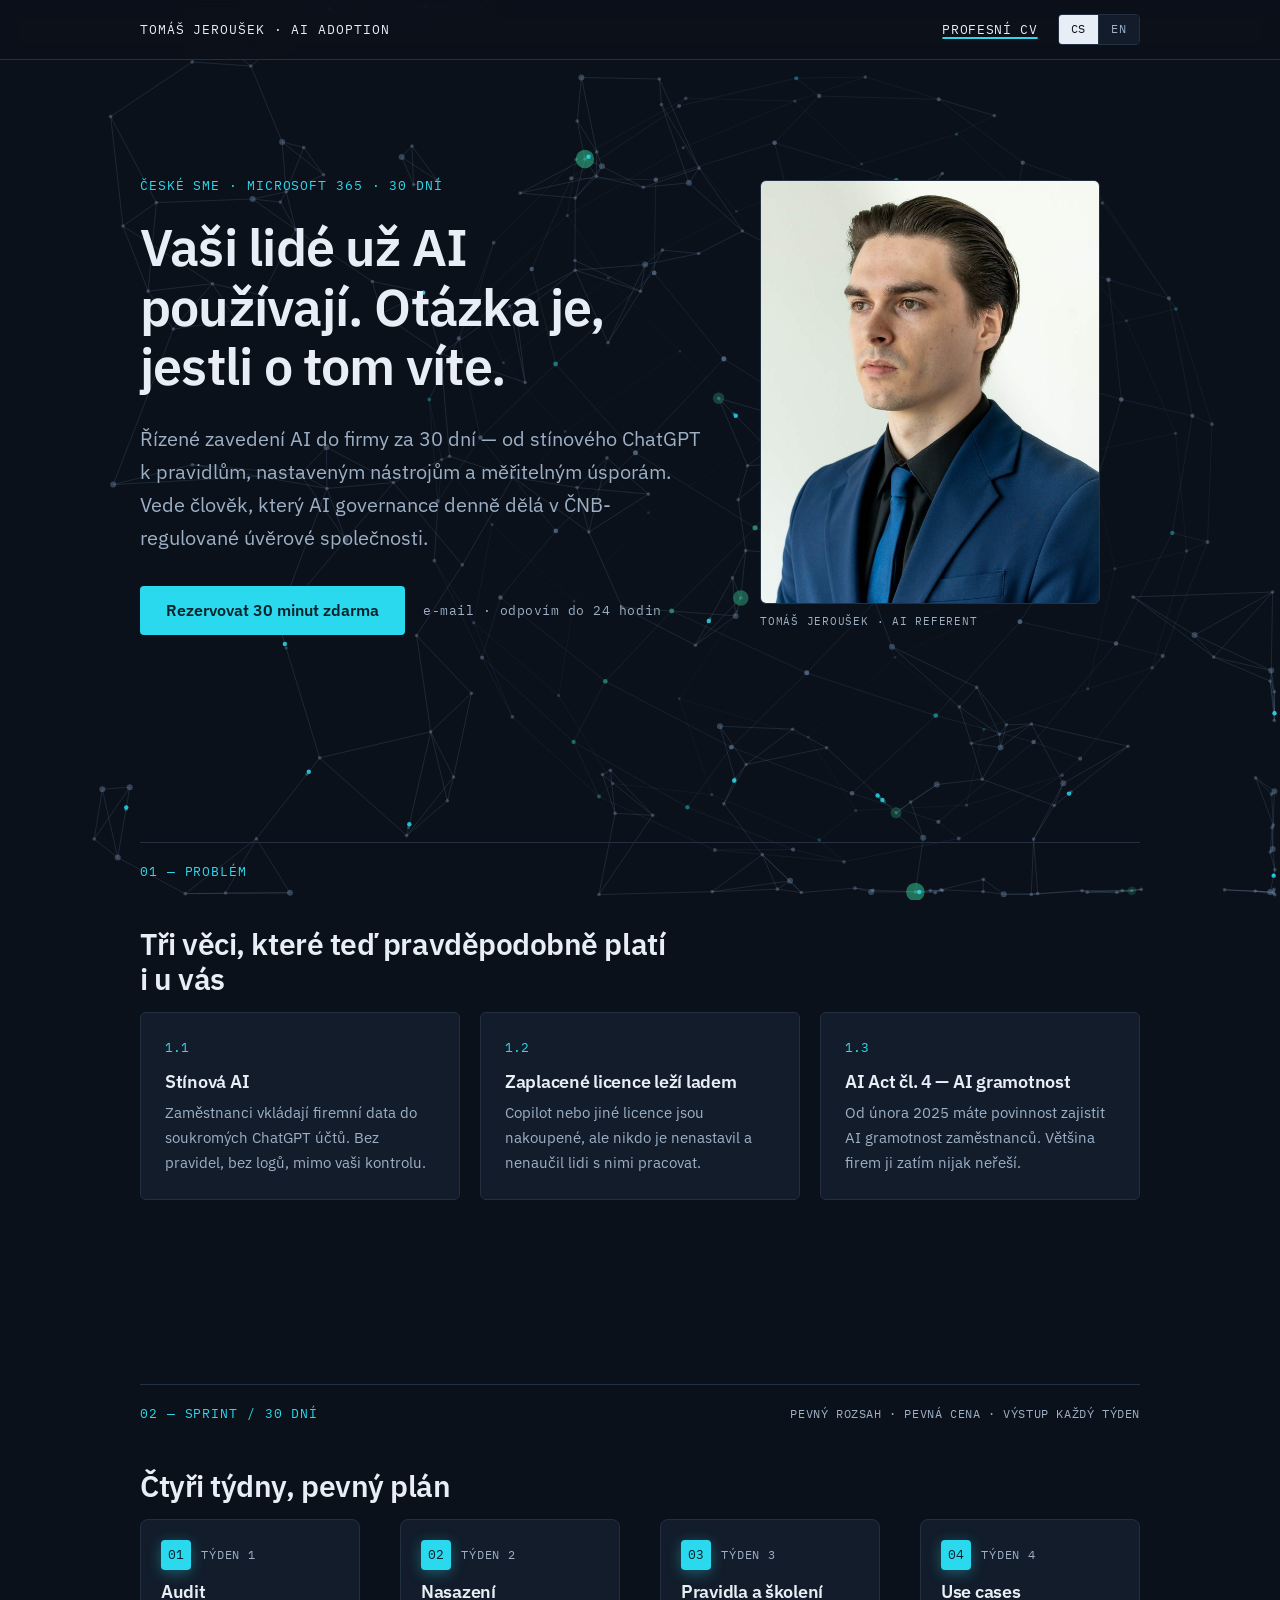
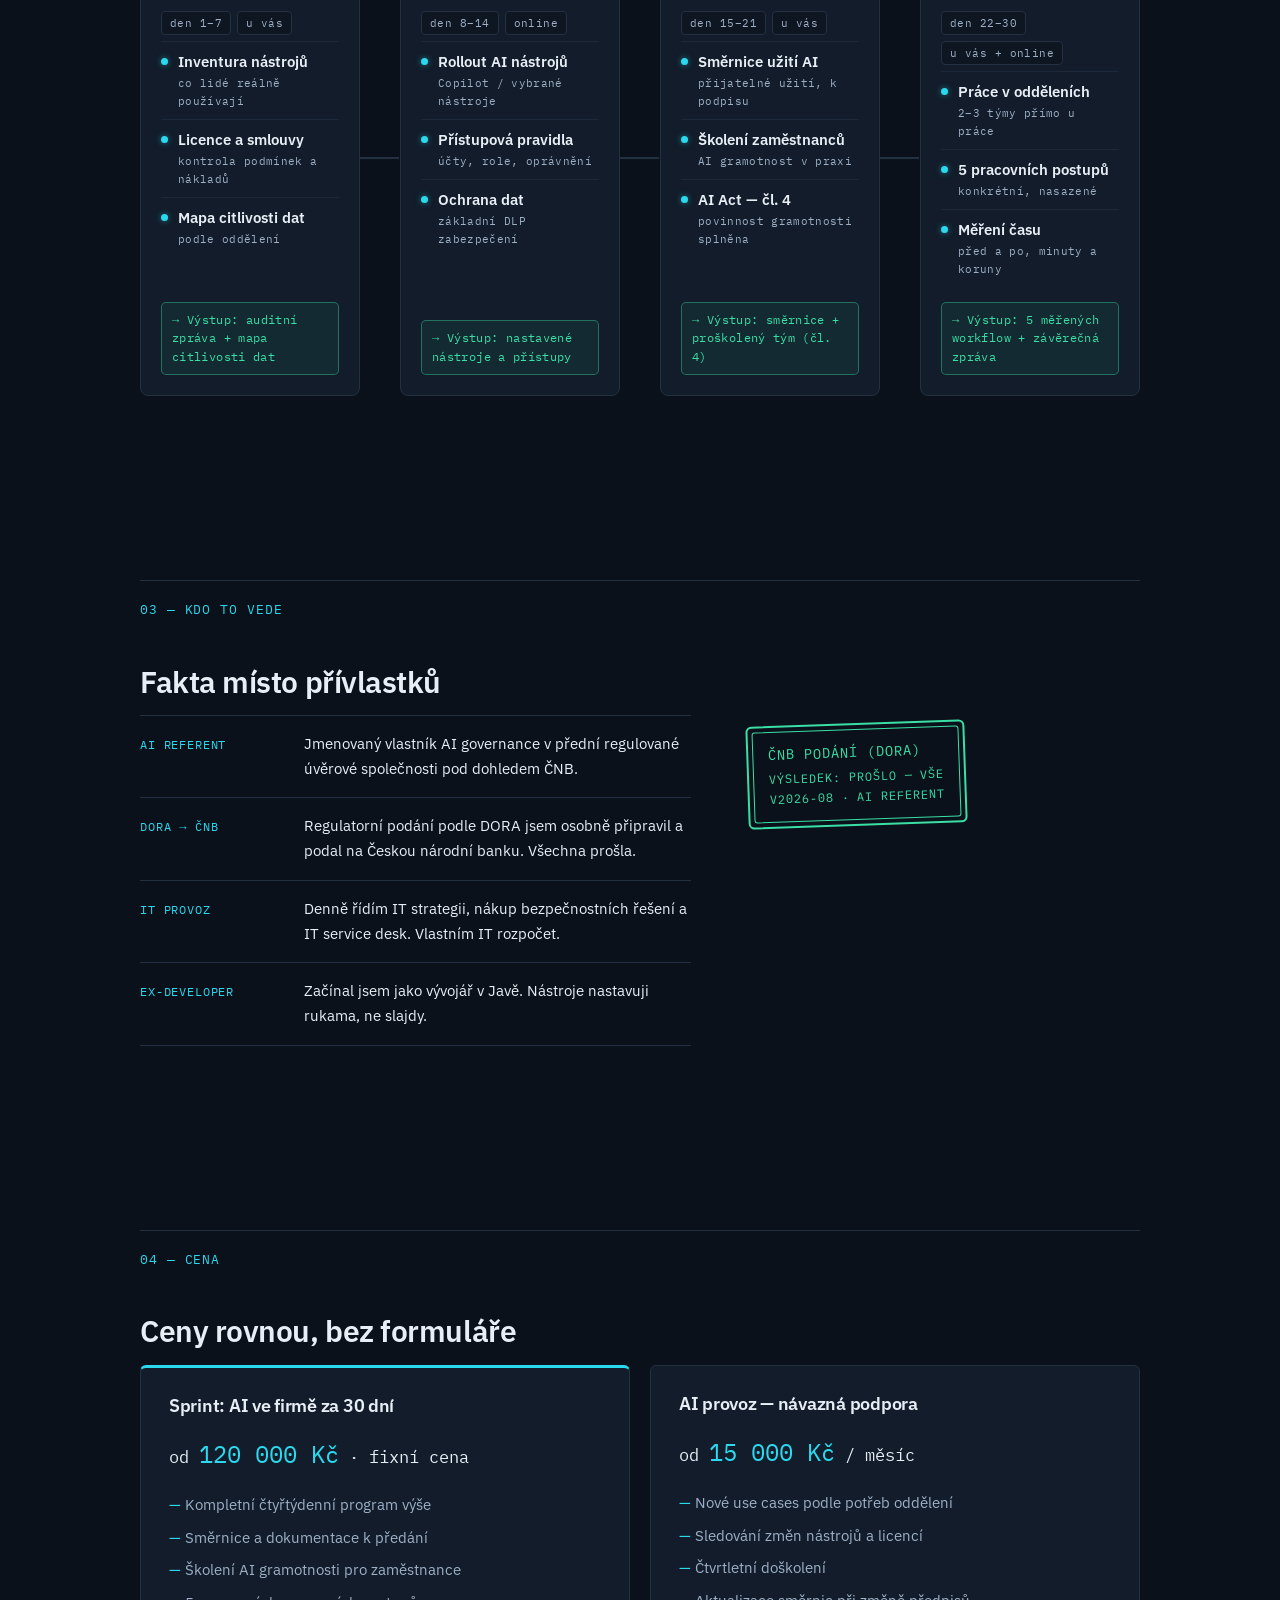
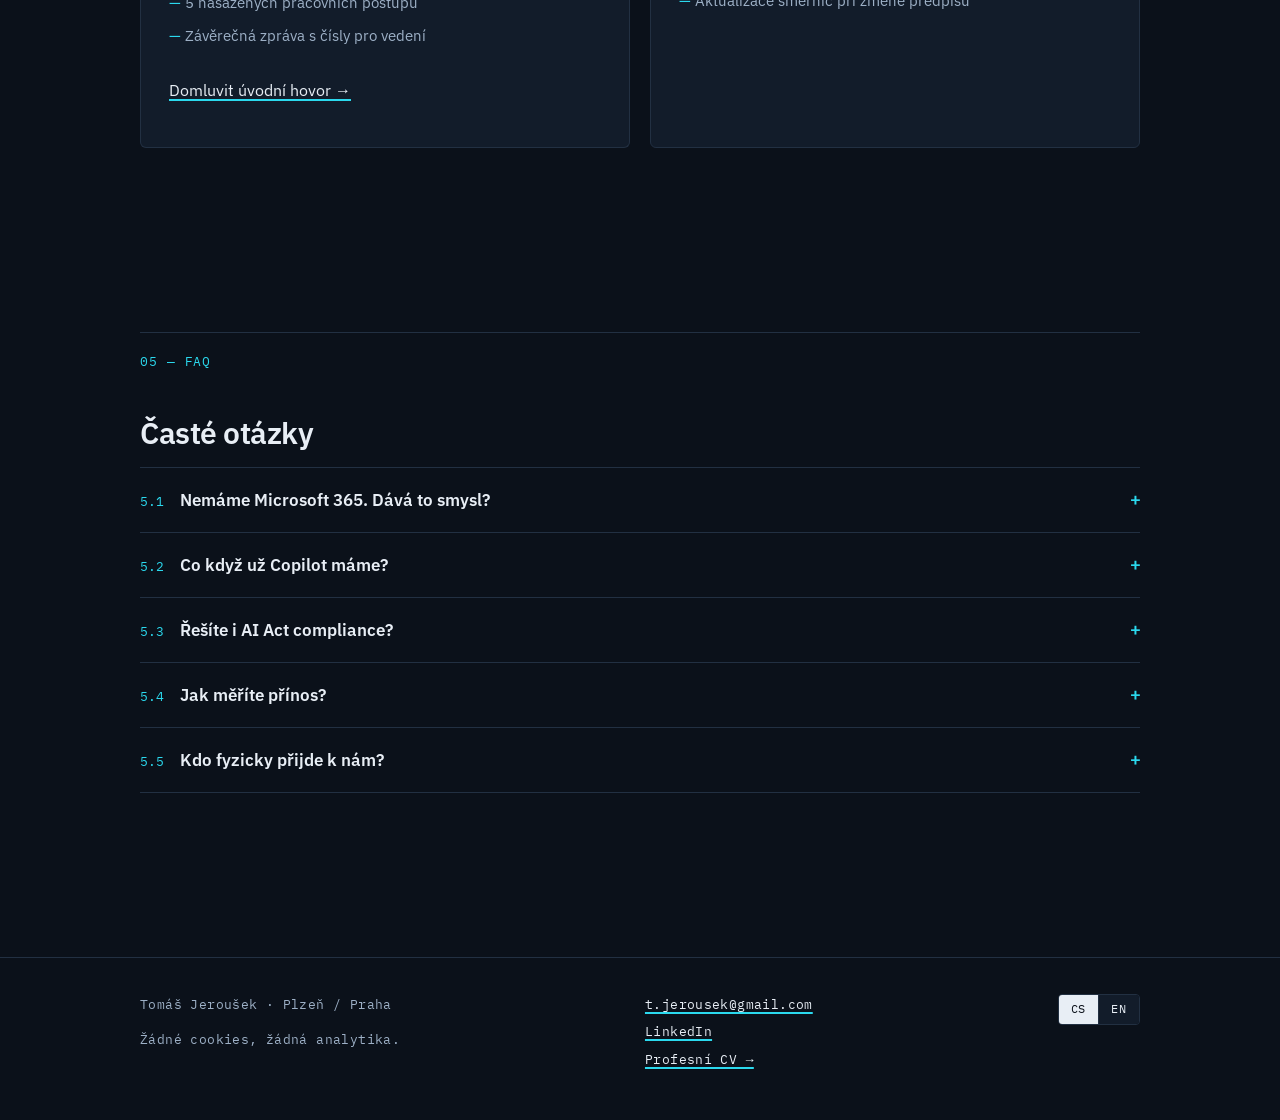
<file: index.html>
<!DOCTYPE html>
<html lang="cs">
<head>
  <meta charset="utf-8">
  <meta name="viewport" content="width=device-width, initial-scale=1">
  <title data-cs="AI ve firmě za 30 dní — Tomáš Jeroušek" data-en="AI in your company in 30 days — Tomáš Jeroušek">AI ve firmě za 30 dní — Tomáš Jeroušek</title>
  <meta name="description" data-cs="Fixní čtyřtýdenní sprint: audit používání AI, nasazení nástrojů a přístupová pravidla, směrnice a školení podle AI Actu, měřitelné use cases. Vede Tomáš Jeroušek, AI Referent ČNB-regulované úvěrové společnosti." data-en="A fixed-price four-week sprint: AI usage audit, tool rollout and access controls, AI Act policy and training, measurable use cases. Run by Tomáš Jeroušek, AI governance owner at a CNB-regulated lender." content="Fixní čtyřtýdenní sprint: audit používání AI, nasazení nástrojů a přístupová pravidla, směrnice a školení podle AI Actu, měřitelné use cases. Vede Tomáš Jeroušek, AI Referent ČNB-regulované úvěrové společnosti.">
  <meta name="author" content="Tomáš Jeroušek">
  <meta name="theme-color" content="#0B111A">
  <link rel="canonical" href="https://adamantinestudios.github.io/personal_web/">
  <meta property="og:type" content="website">
  <meta property="og:title" content="AI ve firmě za 30 dní — Tomáš Jeroušek">
  <meta property="og:description" content="Řízené zavedení AI do firmy za 30 dní. Audit, nasazení, pravidla a školení podle AI Actu, měřitelné use cases. Ceny rovnou na webu.">
  <meta property="og:url" content="https://adamantinestudios.github.io/personal_web/">
  <meta property="og:image" content="https://adamantinestudios.github.io/personal_web/og.jpg">
  <meta property="og:image:width" content="1200">
  <meta property="og:image:height" content="630">
  <meta property="og:image:alt" content="AI ve firmě za 30 dní — Tomáš Jeroušek">
  <meta property="og:locale" content="cs_CZ">
  <meta property="og:locale:alternate" content="en_US">
  <link rel="icon" type="image/svg+xml" href="favicon.svg">
  <link rel="alternate" hreflang="cs" href="https://adamantinestudios.github.io/personal_web/">
  <link rel="alternate" hreflang="en" href="https://adamantinestudios.github.io/personal_web/en/">
  <link rel="alternate" hreflang="x-default" href="https://adamantinestudios.github.io/personal_web/">
  <script>
    /* back-compat for previously shared ?lang=en links */
    if (/[?&]lang=en\b/.test(location.search)) location.replace("en/");
  </script>
  <link rel="stylesheet" href="assets/site.css">
  <script type="application/ld+json">
  {
    "@context": "https://schema.org",
    "@graph": [
      {
        "@type": "Person",
        "@id": "https://adamantinestudios.github.io/personal_web/#person",
        "name": "Tomáš Jeroušek",
        "jobTitle": "Konzultant zavádění AI",
        "email": "mailto:t.jerousek@gmail.com",
        "url": "https://adamantinestudios.github.io/personal_web/",
        "sameAs": ["https://www.linkedin.com/in/tomas-j-vhl"],
        "knowsLanguage": ["cs", "en"],
        "workLocation": [
          { "@type": "Place", "address": { "@type": "PostalAddress", "addressLocality": "Plzeň", "addressCountry": "CZ" } },
          { "@type": "Place", "address": { "@type": "PostalAddress", "addressLocality": "Praha", "addressCountry": "CZ" } }
        ]
      },
      {
        "@type": "Service",
        "name": "AI ve firmě za 30 dní",
        "serviceType": "Zavedení a governance AI ve firmě",
        "description": "Fixní čtyřtýdenní sprint pro české SME: audit používání AI, nasazení nástrojů, směrnice a školení podle AI Actu, měřitelné use cases.",
        "provider": { "@id": "https://adamantinestudios.github.io/personal_web/#person" },
        "areaServed": { "@type": "Country", "name": "Česko" },
        "inLanguage": "cs",
        "offers": [
          {
            "@type": "Offer",
            "name": "Sprint — AI ve firmě za 30 dní",
            "priceSpecification": { "@type": "PriceSpecification", "minPrice": 120000, "priceCurrency": "CZK", "valueAddedTaxIncluded": false }
          },
          {
            "@type": "Offer",
            "name": "AI provoz — měsíční podpora",
            "priceSpecification": { "@type": "UnitPriceSpecification", "minPrice": 15000, "priceCurrency": "CZK", "unitCode": "MON", "valueAddedTaxIncluded": false }
          }
        ]
      }
    ]
  }
  </script>
</head>
<body>
  <canvas id="mind" class="mind" aria-hidden="true"></canvas>
  <a class="skip-link" href="#main"><span lang="cs">Přeskočit na obsah</span><span lang="en">Skip to content</span></a>

  <header class="topbar">
    <div class="container topbar-inner">
      <a class="brand" href="./">Tomáš Jeroušek · AI adoption</a>
      <nav class="topbar-nav" aria-label="Hlavní navigace / Main navigation">
        <a href="cv.html"><span lang="cs">Profesní CV</span><span lang="en">Résumé</span></a>
        <nav class="lang-switch" aria-label="Jazyk / Language">
          <a data-lang-link="cs" href="./" aria-current="true">CS</a>
          <a data-lang-link="en" href="en/">EN</a>
        </nav>
      </nav>
    </div>
  </header>

  <main id="main">

    <!-- 1 · Hero -->
    <section class="hero">
      <div class="container hero-grid">
        <div>
          <span class="label"><span lang="cs">České SME · Microsoft 365 · 30 dní</span><span lang="en">Czech SMEs · Microsoft 365 · 30 days</span></span>
          <h1><span lang="cs">Vaši lidé už AI používají. Otázka je, jestli o&nbsp;tom víte.</span><span lang="en">Your people already use AI. The question is whether you know about it.</span></h1>
          <p class="hero-sub" lang="cs">Řízené zavedení AI do firmy za 30 dní — od stínového ChatGPT k&nbsp;pravidlům, nastaveným nástrojům a měřitelným úsporám. Vede člověk, který AI governance denně dělá v&nbsp;ČNB-regulované úvěrové společnosti.</p>
          <p class="hero-sub" lang="en">Governed AI adoption in 30 days — from shadow ChatGPT to policies, configured tools and measured savings. Run by someone who does AI governance every day at a CNB-regulated consumer lender.</p>
          <div class="hero-cta">
            <a class="btn" lang="cs" href="mailto:t.jerousek@gmail.com?subject=%C3%9Avodn%C3%AD%20hovor%20%E2%80%94%20AI%20ve%20firm%C4%9B%20za%2030%20dn%C3%AD">Rezervovat 30 minut zdarma</a>
            <a class="btn" lang="en" href="mailto:t.jerousek@gmail.com?subject=Intro%20call%20%E2%80%94%20AI%20in%20your%20company%20in%2030%20days">Book a free 30-minute call</a>
            <span class="hero-note"><span lang="cs">e-mail · odpovím do 24 hodin</span><span lang="en">email · reply within 24 hours</span></span>
          </div>
        </div>
        <figure class="portrait">
          <img src="assets/portrait.jpg" width="640" height="800" fetchpriority="high" alt="Tomáš Jeroušek — portrét" data-alt-en="Tomáš Jeroušek — portrait">
          <figcaption>Tomáš Jeroušek · AI Referent</figcaption>
        </figure>
      </div>
    </section>

    <!-- 2 · Problem -->
    <section class="section" aria-labelledby="h-problem">
      <div class="container">
        <div class="section-head">
          <span class="label"><span lang="cs">01 — Problém</span><span lang="en">01 — The problem</span></span>
        </div>
        <h2 id="h-problem"><span lang="cs">Tři věci, které teď pravděpodobně platí i&nbsp;u&nbsp;vás</span><span lang="en">Three things probably true in your company right now</span></h2>
        <ul class="cards-3">
          <li class="card">
            <span class="num">1.1</span>
            <h3><span lang="cs">Stínová AI</span><span lang="en">Shadow AI</span></h3>
            <p lang="cs">Zaměstnanci vkládají firemní data do soukromých ChatGPT účtů. Bez pravidel, bez logů, mimo vaši kontrolu.</p>
            <p lang="en">Employees paste company data into private ChatGPT accounts. No rules, no logs, outside your control.</p>
          </li>
          <li class="card">
            <span class="num">1.2</span>
            <h3><span lang="cs">Zaplacené licence leží ladem</span><span lang="en">Licences bought, not used</span></h3>
            <p lang="cs">Copilot nebo jiné licence jsou nakoupené, ale nikdo je nenastavil a nenaučil lidi s nimi pracovat.</p>
            <p lang="en">Copilot or other licences are paid for, but nobody configured them or taught people how to work with them.</p>
          </li>
          <li class="card">
            <span class="num">1.3</span>
            <h3><span lang="cs">AI Act čl. 4 — AI gramotnost</span><span lang="en">AI Act Art. 4 — AI literacy</span></h3>
            <p lang="cs">Od února 2025 máte povinnost zajistit AI gramotnost zaměstnanců. Většina firem ji zatím nijak neřeší.</p>
            <p lang="en">Since February 2025 you are required to ensure staff AI literacy. Most companies have not addressed it at all.</p>
          </li>
        </ul>
      </div>
    </section>

    <!-- 3 · Sprint -->
    <section class="section" aria-labelledby="h-sprint">
      <div class="container">
        <div class="section-head">
          <span class="label"><span lang="cs">02 — Sprint / 30 dní</span><span lang="en">02 — The sprint / 30 days</span></span>
          <span class="head-note"><span lang="cs">pevný rozsah · pevná cena · výstup každý týden</span><span lang="en">fixed scope · fixed price · an output every week</span></span>
        </div>
        <h2 id="h-sprint"><span lang="cs">Čtyři týdny, pevný plán</span><span lang="en">Four weeks, a fixed plan</span></h2>
        <ol class="timeline pipeline">
          <li class="stage" style="--i:0">
            <span class="flow" aria-hidden="true"></span>
            <div class="stage-head">
              <span class="stage-num" aria-hidden="true">01</span>
              <span class="stage-week"><span lang="cs">Týden 1</span><span lang="en">Week 1</span></span>
            </div>
            <h3>Audit</h3>
            <p class="chips"><span class="chip"><span lang="cs">den 1–7</span><span lang="en">days 1–7</span></span><span class="chip"><span lang="cs">u vás</span><span lang="en">on-site</span></span></p>
            <ul class="stage-list">
              <li class="srow">
                <span class="srow-dot" aria-hidden="true"></span>
                <div>
                  <strong><span lang="cs">Inventura nástrojů</span><span lang="en">Tool inventory</span></strong>
                  <small lang="cs">co lidé reálně používají</small>
                  <small lang="en">what people actually use</small>
                </div>
              </li>
              <li class="srow">
                <span class="srow-dot" aria-hidden="true"></span>
                <div>
                  <strong><span lang="cs">Licence a smlouvy</span><span lang="en">Licences &amp; contracts</span></strong>
                  <small lang="cs">kontrola podmínek a nákladů</small>
                  <small lang="en">terms and cost check</small>
                </div>
              </li>
              <li class="srow">
                <span class="srow-dot" aria-hidden="true"></span>
                <div>
                  <strong><span lang="cs">Mapa citlivosti dat</span><span lang="en">Data-sensitivity map</span></strong>
                  <small lang="cs">podle oddělení</small>
                  <small lang="en">by department</small>
                </div>
              </li>
            </ul>
            <p class="stage-out"><span lang="cs">→ Výstup: auditní zpráva + mapa citlivosti dat</span><span lang="en">→ Output: audit report + data-sensitivity map</span></p>
          </li>
          <li class="stage" style="--i:1">
            <span class="flow" aria-hidden="true"></span>
            <div class="stage-head">
              <span class="stage-num" aria-hidden="true">02</span>
              <span class="stage-week"><span lang="cs">Týden 2</span><span lang="en">Week 2</span></span>
            </div>
            <h3><span lang="cs">Nasazení</span><span lang="en">Setup</span></h3>
            <p class="chips"><span class="chip"><span lang="cs">den 8–14</span><span lang="en">days 8–14</span></span><span class="chip">online</span></p>
            <ul class="stage-list">
              <li class="srow">
                <span class="srow-dot" aria-hidden="true"></span>
                <div>
                  <strong><span lang="cs">Rollout AI nástrojů</span><span lang="en">AI tool rollout</span></strong>
                  <small lang="cs">Copilot / vybrané nástroje</small>
                  <small lang="en">Copilot / selected tools</small>
                </div>
              </li>
              <li class="srow">
                <span class="srow-dot" aria-hidden="true"></span>
                <div>
                  <strong><span lang="cs">Přístupová pravidla</span><span lang="en">Access rules</span></strong>
                  <small lang="cs">účty, role, oprávnění</small>
                  <small lang="en">accounts, roles, permissions</small>
                </div>
              </li>
              <li class="srow">
                <span class="srow-dot" aria-hidden="true"></span>
                <div>
                  <strong><span lang="cs">Ochrana dat</span><span lang="en">Data protection</span></strong>
                  <small lang="cs">základní DLP zabezpečení</small>
                  <small lang="en">baseline DLP controls</small>
                </div>
              </li>
            </ul>
            <p class="stage-out"><span lang="cs">→ Výstup: nastavené nástroje a přístupy</span><span lang="en">→ Output: configured tools and access</span></p>
          </li>
          <li class="stage" style="--i:2">
            <span class="flow" aria-hidden="true"></span>
            <div class="stage-head">
              <span class="stage-num" aria-hidden="true">03</span>
              <span class="stage-week"><span lang="cs">Týden 3</span><span lang="en">Week 3</span></span>
            </div>
            <h3><span lang="cs">Pravidla a školení</span><span lang="en">Policy &amp; training</span></h3>
            <p class="chips"><span class="chip"><span lang="cs">den 15–21</span><span lang="en">days 15–21</span></span><span class="chip"><span lang="cs">u vás</span><span lang="en">on-site</span></span></p>
            <ul class="stage-list">
              <li class="srow">
                <span class="srow-dot" aria-hidden="true"></span>
                <div>
                  <strong><span lang="cs">Směrnice užití AI</span><span lang="en">AI use policy</span></strong>
                  <small lang="cs">přijatelné užití, k podpisu</small>
                  <small lang="en">acceptable use, sign-off ready</small>
                </div>
              </li>
              <li class="srow">
                <span class="srow-dot" aria-hidden="true"></span>
                <div>
                  <strong><span lang="cs">Školení zaměstnanců</span><span lang="en">Staff training</span></strong>
                  <small lang="cs">AI gramotnost v praxi</small>
                  <small lang="en">practical AI literacy</small>
                </div>
              </li>
              <li class="srow">
                <span class="srow-dot" aria-hidden="true"></span>
                <div>
                  <strong>AI Act — čl. 4</strong>
                  <small lang="cs">povinnost gramotnosti splněna</small>
                  <small lang="en">literacy duty satisfied</small>
                </div>
              </li>
            </ul>
            <p class="stage-out"><span lang="cs">→ Výstup: směrnice + proškolený tým (čl. 4)</span><span lang="en">→ Output: policy + trained staff (Art. 4)</span></p>
          </li>
          <li class="stage" style="--i:3">
            <span class="flow" aria-hidden="true"></span>
            <div class="stage-head">
              <span class="stage-num" aria-hidden="true">04</span>
              <span class="stage-week"><span lang="cs">Týden 4</span><span lang="en">Week 4</span></span>
            </div>
            <h3>Use cases</h3>
            <p class="chips"><span class="chip"><span lang="cs">den 22–30</span><span lang="en">days 22–30</span></span><span class="chip"><span lang="cs">u vás + online</span><span lang="en">on-site + online</span></span></p>
            <ul class="stage-list">
              <li class="srow">
                <span class="srow-dot" aria-hidden="true"></span>
                <div>
                  <strong><span lang="cs">Práce v odděleních</span><span lang="en">Hands-on in departments</span></strong>
                  <small lang="cs">2–3 týmy přímo u práce</small>
                  <small lang="en">2–3 teams at their real work</small>
                </div>
              </li>
              <li class="srow">
                <span class="srow-dot" aria-hidden="true"></span>
                <div>
                  <strong><span lang="cs">5 pracovních postupů</span><span lang="en">5 workflows</span></strong>
                  <small lang="cs">konkrétní, nasazené</small>
                  <small lang="en">concrete and deployed</small>
                </div>
              </li>
              <li class="srow">
                <span class="srow-dot" aria-hidden="true"></span>
                <div>
                  <strong><span lang="cs">Měření času</span><span lang="en">Time measurement</span></strong>
                  <small lang="cs">před a po, minuty a koruny</small>
                  <small lang="en">before &amp; after, minutes &amp; money</small>
                </div>
              </li>
            </ul>
            <p class="stage-out"><span lang="cs">→ Výstup: 5 měřených workflow + závěrečná zpráva</span><span lang="en">→ Output: 5 measured workflows + final report</span></p>
          </li>
        </ol>
      </div>
    </section>

    <!-- 4 · Why me -->
    <section class="section" aria-labelledby="h-why">
      <div class="container">
        <div class="section-head">
          <span class="label"><span lang="cs">03 — Kdo to vede</span><span lang="en">03 — Who runs it</span></span>
        </div>
        <h2 id="h-why"><span lang="cs">Fakta místo přívlastků</span><span lang="en">Facts, not adjectives</span></h2>
        <div class="why-grid">
          <ul class="facts">
            <li>
              <span class="k">AI Referent</span>
              <p class="v" lang="cs">Jmenovaný vlastník AI governance v přední regulované úvěrové společnosti pod dohledem ČNB.</p>
              <p class="v" lang="en">Designated AI governance owner at a leading regulated lender supervised by the Czech National Bank.</p>
            </li>
            <li>
              <span class="k">DORA → ČNB</span>
              <p class="v" lang="cs">Regulatorní podání podle DORA jsem osobně připravil a podal na Českou národní banku. Všechna prošla.</p>
              <p class="v" lang="en">I personally prepared and filed DORA regulatory submissions to the Czech National Bank. All passed.</p>
            </li>
            <li>
              <span class="k"><span lang="cs">IT provoz</span><span lang="en">IT operations</span></span>
              <p class="v" lang="cs">Denně řídím IT strategii, nákup bezpečnostních řešení a IT service desk. Vlastním IT rozpočet.</p>
              <p class="v" lang="en">Day to day I run IT strategy, security procurement and an IT service desk. I own the IT budget.</p>
            </li>
            <li>
              <span class="k">Ex-developer</span>
              <p class="v" lang="cs">Začínal jsem jako vývojář v&nbsp;Javě. Nástroje nastavuji rukama, ne slajdy.</p>
              <p class="v" lang="en">I started as a Java developer. I configure the tools hands-on, not in slides.</p>
            </li>
          </ul>
          <aside class="stamp" role="note" aria-label="ČNB podání (DORA): prošlo / CNB filings (DORA): passed">
            <span class="stamp-title"><span lang="cs">ČNB podání (DORA)</span><span lang="en">CNB filings (DORA)</span></span>
            <span lang="cs">výsledek: prošlo — vše</span><span lang="en">result: passed — all</span><br>
            v2026-08 · AI Referent
          </aside>
        </div>
      </div>
    </section>

    <!-- 5 · Pricing -->
    <section class="section" aria-labelledby="h-pricing">
      <div class="container">
        <div class="section-head">
          <span class="label"><span lang="cs">04 — Cena</span><span lang="en">04 — Pricing</span></span>
        </div>
        <h2 id="h-pricing"><span lang="cs">Ceny rovnou, bez formuláře</span><span lang="en">Prices upfront, no forms</span></h2>
        <div class="pricing-grid">
          <article class="price-card price-card--featured">
            <h3><span lang="cs">Sprint: AI ve firmě za 30 dní</span><span lang="en">Sprint: AI in your company in 30 days</span></h3>
            <span class="price"><span lang="cs">od <strong>120 000 Kč</strong> · fixní cena</span><span lang="en">from <strong>CZK 120,000</strong> · fixed price</span></span>
            <ul>
              <li lang="cs">Kompletní čtyřtýdenní program výše</li>
              <li lang="en">The complete four-week programme above</li>
              <li lang="cs">Směrnice a dokumentace k předání</li>
              <li lang="en">Policy and hand-over documentation</li>
              <li lang="cs">Školení AI gramotnosti pro zaměstnance</li>
              <li lang="en">AI literacy training for staff</li>
              <li lang="cs">5 nasazených pracovních postupů</li>
              <li lang="en">5 deployed workflows</li>
              <li lang="cs">Závěrečná zpráva s čísly pro vedení</li>
              <li lang="en">A final report with numbers for management</li>
            </ul>
            <p class="cta-line"><a lang="cs" href="mailto:t.jerousek@gmail.com?subject=%C3%9Avodn%C3%AD%20hovor%20%E2%80%94%20AI%20ve%20firm%C4%9B%20za%2030%20dn%C3%AD">Domluvit úvodní hovor →</a><a lang="en" href="mailto:t.jerousek@gmail.com?subject=Intro%20call%20%E2%80%94%20AI%20in%20your%20company%20in%2030%20days">Arrange an intro call →</a></p>
          </article>
          <article class="price-card">
            <h3><span lang="cs">AI provoz — návazná podpora</span><span lang="en">AI operations — follow-on retainer</span></h3>
            <span class="price"><span lang="cs">od <strong>15 000 Kč</strong> / měsíc</span><span lang="en">from <strong>CZK 15,000</strong> / month</span></span>
            <ul>
              <li lang="cs">Nové use cases podle potřeb oddělení</li>
              <li lang="en">New use cases as departments need them</li>
              <li lang="cs">Sledování změn nástrojů a licencí</li>
              <li lang="en">Tracking tool and licence changes</li>
              <li lang="cs">Čtvrtletní doškolení</li>
              <li lang="en">Quarterly refresher training</li>
              <li lang="cs">Aktualizace směrnic při změně předpisů</li>
              <li lang="en">Policy updates when regulation changes</li>
            </ul>
          </article>
        </div>
      </div>
    </section>

    <!-- 6 · FAQ -->
    <section class="section" aria-labelledby="h-faq">
      <div class="container">
        <div class="section-head">
          <span class="label">05 — FAQ</span>
        </div>
        <h2 id="h-faq"><span lang="cs">Časté otázky</span><span lang="en">Frequently asked</span></h2>
        <div class="faq">
          <details>
            <summary><span class="num">5.1</span><span lang="cs">Nemáme Microsoft 365. Dává to smysl?</span><span lang="en">We don't run Microsoft 365. Does this make sense?</span></summary>
            <p class="faq-body" lang="cs">Ano. Sprint je stavěný primárně pro Microsoft 365, ale audit a pravidla fungují nad jakýmkoli prostředím. Nastavení nástrojů přizpůsobím tomu, co máte — Google Workspace i on-premise.</p>
            <p class="faq-body" lang="en">Yes. The sprint is built primarily for Microsoft 365, but the audit and the policy work over any environment. Tool setup adapts to what you have — Google Workspace or on-premise.</p>
          </details>
          <details>
            <summary><span class="num">5.2</span><span lang="cs">Co když už Copilot máme?</span><span lang="en">What if we already have Copilot?</span></summary>
            <p class="faq-body" lang="cs">Tím líp — přeskočíme nákup a jdeme rovnou na nastavení, pravidla a use cases. Sprint se zkrátí a cena se upraví.</p>
            <p class="faq-body" lang="en">Even better — we skip procurement and go straight to configuration, policy and use cases. The sprint shortens and the price adjusts.</p>
          </details>
          <details>
            <summary><span class="num">5.3</span><span lang="cs">Řešíte i AI Act compliance?</span><span lang="en">Do you cover AI Act compliance?</span></summary>
            <p class="faq-body" lang="cs">Sprint pokrývá povinnost AI gramotnosti podle čl. 4 a přijatelné užití AI. Klasifikaci vysoce rizikových systémů a právní stanoviska dělám s vaším právníkem, ne místo něj.</p>
            <p class="faq-body" lang="en">The sprint covers the Article 4 literacy duty and acceptable use of AI. High-risk system classification and legal opinions I do together with your lawyer, not instead of them.</p>
          </details>
          <details>
            <summary><span class="num">5.4</span><span lang="cs">Jak měříte přínos?</span><span lang="en">How do you measure the benefit?</span></summary>
            <p class="faq-body" lang="cs">U každého use case změříme čas před a po na konkrétním úkolu konkrétního člověka. Do závěrečné zprávy jdou minuty a koruny, ne dojmy.</p>
            <p class="faq-body" lang="en">For every use case we time the task before and after with the actual person doing it. The final report shows minutes and crowns, not impressions.</p>
          </details>
          <details>
            <summary><span class="num">5.5</span><span lang="cs">Kdo fyzicky přijde k nám?</span><span lang="en">Who actually shows up?</span></summary>
            <p class="faq-body" lang="cs">Já. Žádní junioři, žádné subdodávky. Audit a&nbsp;školení probíhají u&nbsp;vás (Plzeň, Praha a okolí), zbytek online.</p>
            <p class="faq-body" lang="en">I do. No juniors, no subcontracting. The audit and the training happen on site (Pilsen, Prague and nearby), the rest online.</p>
          </details>
        </div>
      </div>
    </section>

  </main>

  <footer class="footer">
    <div class="container">
      <div class="footer-grid">
        <div>
          <p>Tomáš Jeroušek · Plzeň / Praha</p>
          <p class="trust"><span lang="cs">Žádné cookies, žádná analytika.</span><span lang="en">No cookies, no analytics.</span></p>
        </div>
        <ul>
          <li><a href="mailto:t.jerousek@gmail.com">t.jerousek@gmail.com</a></li>
          <li><a href="https://www.linkedin.com/in/tomas-j-vhl" rel="me">LinkedIn</a></li>
          <li><a href="cv.html"><span lang="cs">Profesní CV →</span><span lang="en">Résumé →</span></a></li>
        </ul>
        <div class="lang-switch">
          <a data-lang-link="cs" href="./" aria-current="true">CS</a>
          <a data-lang-link="en" href="en/">EN</a>
        </div>
      </div>
    </div>
  </footer>

  <script>
    (function () {
      var tl = document.querySelector(".timeline");
      if (tl && "IntersectionObserver" in window && !matchMedia("(prefers-reduced-motion: reduce)").matches) {
        tl.classList.add("will-animate");
        var io = new IntersectionObserver(function (entries) {
          entries.forEach(function (entry) {
            if (entry.isIntersecting) { tl.classList.add("in"); io.disconnect(); }
          });
        }, { threshold: 0.15 });
        io.observe(tl);
      }
    })();
  </script>
  <script src="assets/mind.js"></script>
</body>
</html>
</file>
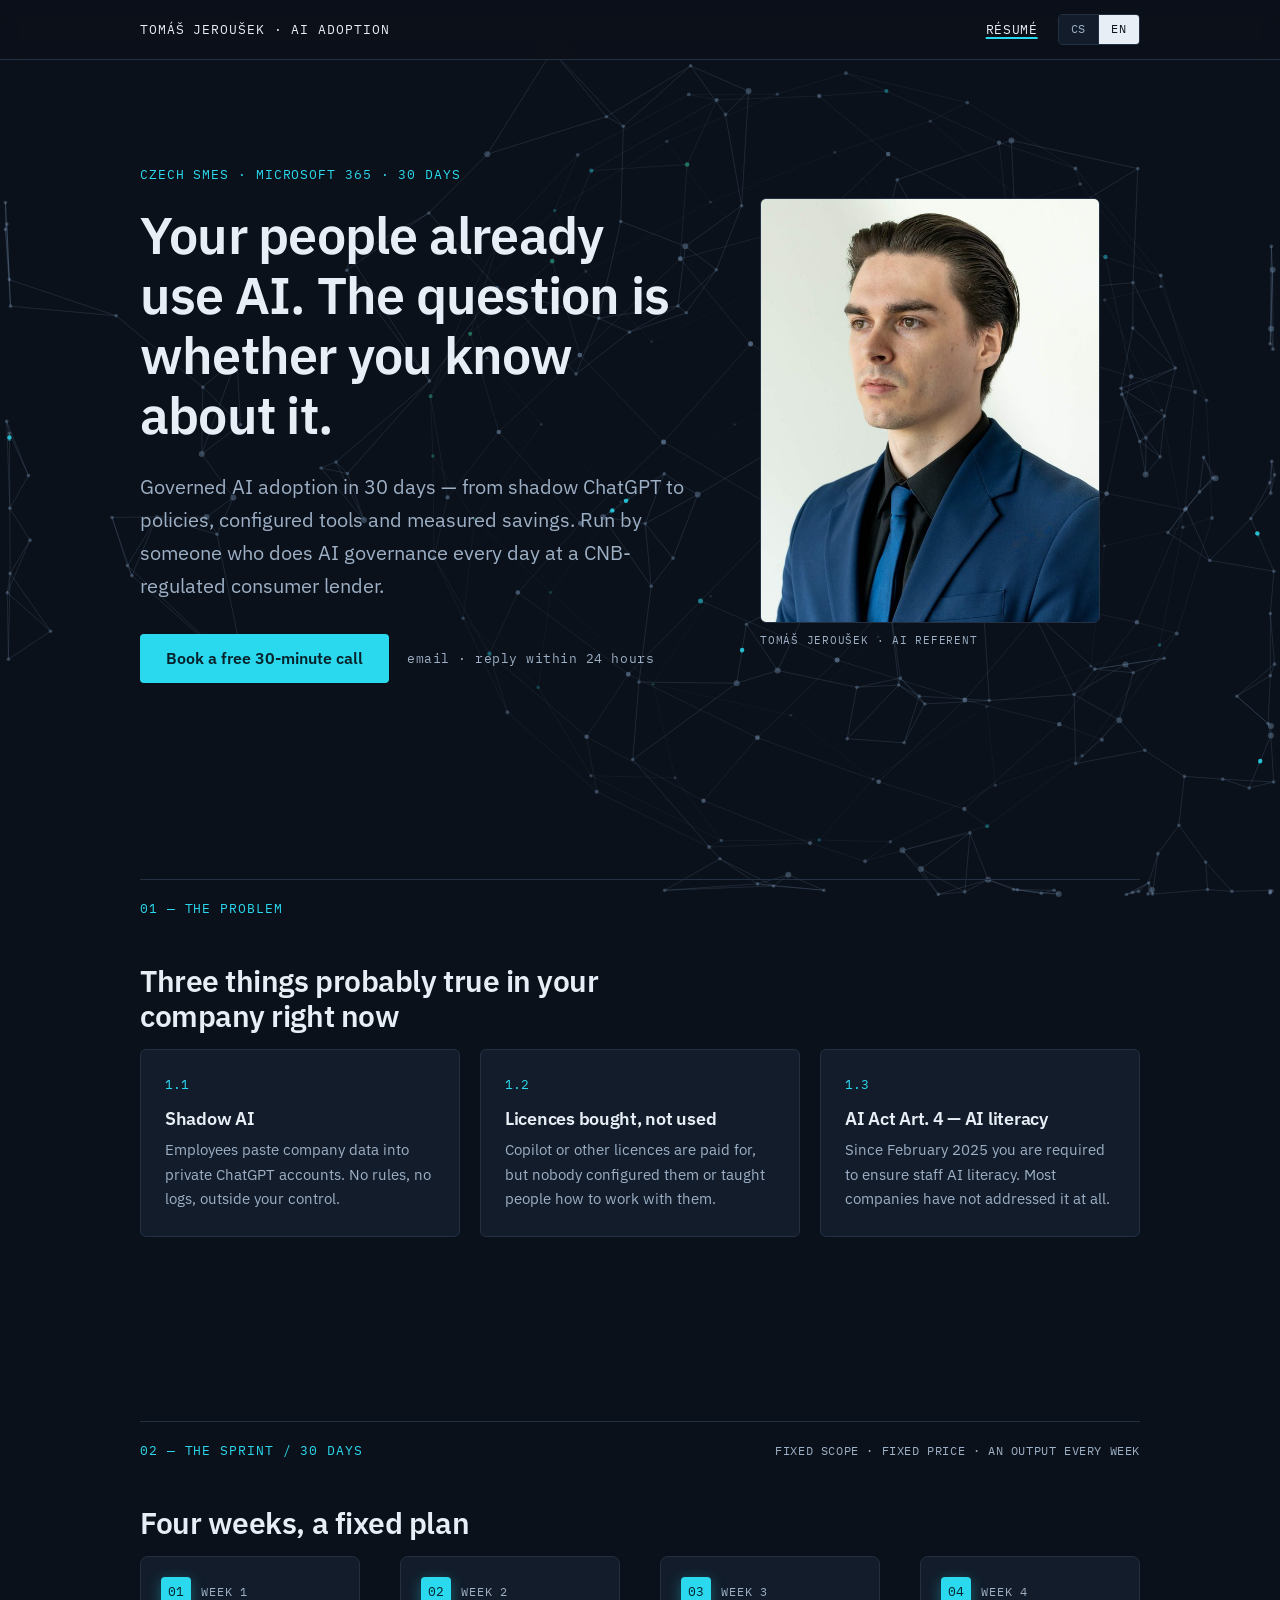
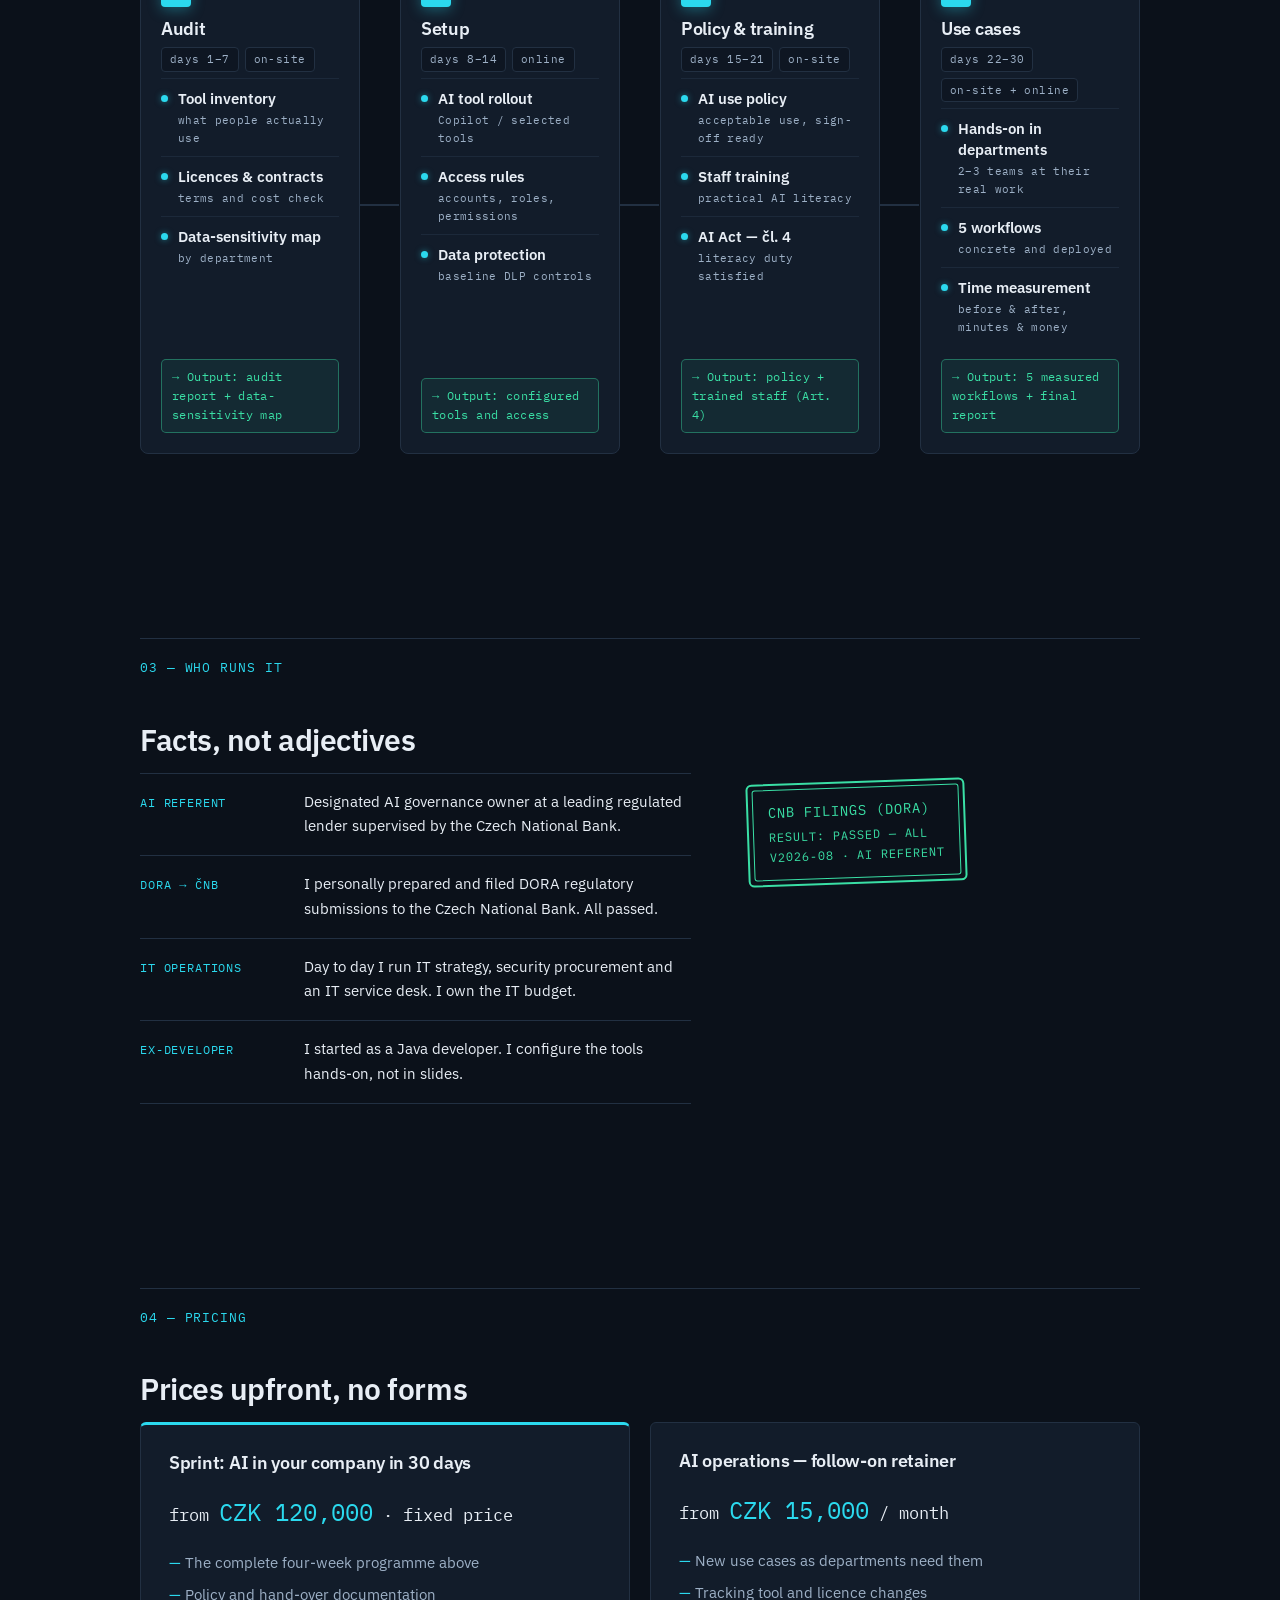
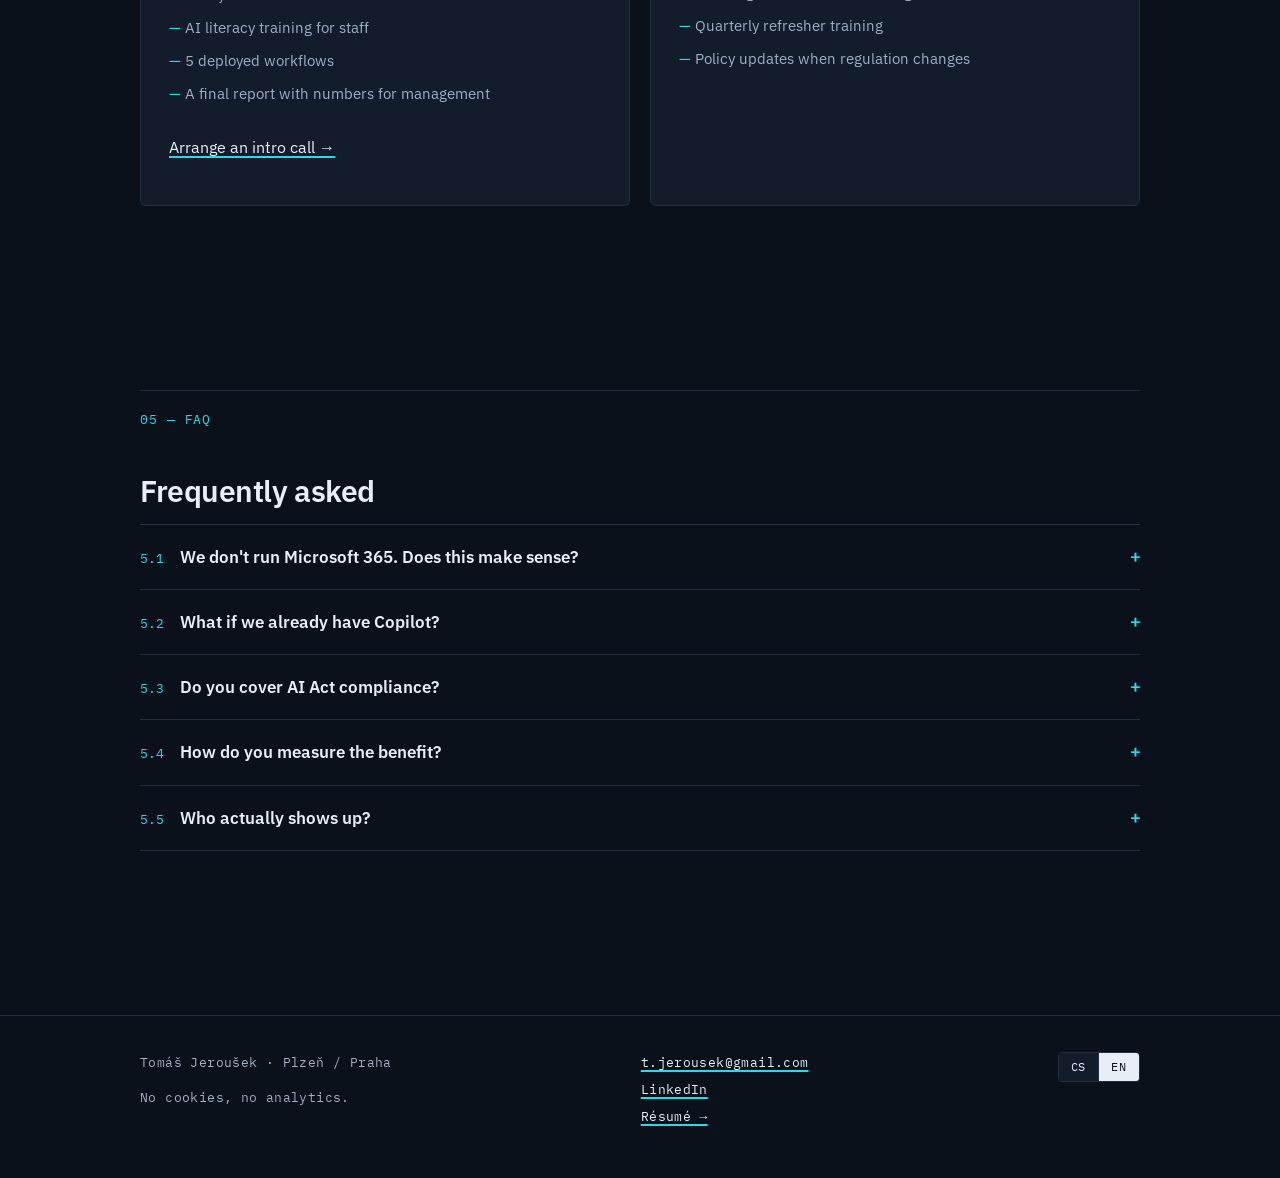
<file: en/index.html>
<!DOCTYPE html>
<html lang="en">
<head>
  <meta charset="utf-8">
  <meta name="viewport" content="width=device-width, initial-scale=1">
  <title data-cs="AI ve firmě za 30 dní — Tomáš Jeroušek" data-en="AI in your company in 30 days — Tomáš Jeroušek">AI in your company in 30 days — Tomáš Jeroušek</title>
  <meta name="description" data-cs="Fixní čtyřtýdenní sprint: audit používání AI, nasazení nástrojů a přístupová pravidla, směrnice a školení podle AI Actu, měřitelné use cases. Vede Tomáš Jeroušek, AI Referent ČNB-regulované úvěrové společnosti." data-en="A fixed-price four-week sprint: AI usage audit, tool rollout and access controls, AI Act policy and training, measurable use cases. Run by Tomáš Jeroušek, AI governance owner at a CNB-regulated lender." content="A fixed-price four-week sprint: AI usage audit, tool rollout and access controls, AI Act policy and training, measurable use cases. Run by Tomáš Jeroušek, AI governance owner at a CNB-regulated lender.">
  <meta name="author" content="Tomáš Jeroušek">
  <meta name="theme-color" content="#0B111A">
  <link rel="canonical" href="https://adamantinestudios.github.io/personal_web/en/">
  <meta property="og:type" content="website">
  <meta property="og:title" content="AI in your company in 30 days — Tomáš Jeroušek">
  <meta property="og:description" content="A fixed-price four-week sprint: AI usage audit, tool rollout and access controls, AI Act policy and training, measurable use cases. Run by Tomáš Jeroušek, AI governance owner at a CNB-regulated lender.">
  <meta property="og:url" content="https://adamantinestudios.github.io/personal_web/en/">
  <meta property="og:image" content="https://adamantinestudios.github.io/personal_web/og.jpg">
  <meta property="og:image:width" content="1200">
  <meta property="og:image:height" content="630">
  <meta property="og:image:alt" content="AI in your company in 30 days — Tomáš Jeroušek">
  <meta property="og:locale" content="en_US">
  <meta property="og:locale:alternate" content="cs_CZ">
  <link rel="icon" type="image/svg+xml" href="../favicon.svg">
  <link rel="alternate" hreflang="cs" href="https://adamantinestudios.github.io/personal_web/">
  <link rel="alternate" hreflang="en" href="https://adamantinestudios.github.io/personal_web/en/">
  <link rel="alternate" hreflang="x-default" href="https://adamantinestudios.github.io/personal_web/">
  <link rel="stylesheet" href="../assets/site.css">
  <script type="application/ld+json">
  {
    "@context": "https://schema.org",
    "@graph": [
      {
        "@type": "Person",
        "@id": "https://adamantinestudios.github.io/personal_web/#person",
        "name": "Tomáš Jeroušek",
        "jobTitle": "Konzultant zavádění AI",
        "email": "mailto:t.jerousek@gmail.com",
        "url": "https://adamantinestudios.github.io/personal_web/",
        "sameAs": ["https://www.linkedin.com/in/tomas-j-vhl"],
        "knowsLanguage": ["cs", "en"],
        "workLocation": [
          { "@type": "Place", "address": { "@type": "PostalAddress", "addressLocality": "Plzeň", "addressCountry": "CZ" } },
          { "@type": "Place", "address": { "@type": "PostalAddress", "addressLocality": "Praha", "addressCountry": "CZ" } }
        ]
      },
      {
        "@type": "Service",
        "name": "AI ve firmě za 30 dní",
        "serviceType": "Zavedení a governance AI ve firmě",
        "description": "Fixní čtyřtýdenní sprint pro české SME: audit používání AI, nasazení nástrojů, směrnice a školení podle AI Actu, měřitelné use cases.",
        "provider": { "@id": "https://adamantinestudios.github.io/personal_web/#person" },
        "areaServed": { "@type": "Country", "name": "Česko" },
        "inLanguage": "en",
        "offers": [
          {
            "@type": "Offer",
            "name": "Sprint — AI ve firmě za 30 dní",
            "priceSpecification": { "@type": "PriceSpecification", "minPrice": 120000, "priceCurrency": "CZK", "valueAddedTaxIncluded": false }
          },
          {
            "@type": "Offer",
            "name": "AI provoz — měsíční podpora",
            "priceSpecification": { "@type": "UnitPriceSpecification", "minPrice": 15000, "priceCurrency": "CZK", "unitCode": "MON", "valueAddedTaxIncluded": false }
          }
        ]
      }
    ]
  }
  </script>
</head>
<body>
  <canvas id="mind" class="mind" aria-hidden="true"></canvas>
  <a class="skip-link" href="#main"><span lang="cs">Přeskočit na obsah</span><span lang="en">Skip to content</span></a>

  <header class="topbar">
    <div class="container topbar-inner">
      <a class="brand" href="./">Tomáš Jeroušek · AI adoption</a>
      <nav class="topbar-nav" aria-label="Hlavní navigace / Main navigation">
        <a href="cv.html"><span lang="cs">Profesní CV</span><span lang="en">Résumé</span></a>
        <nav class="lang-switch" aria-label="Jazyk / Language">
          <a data-lang-link="cs" href="../">CS</a>
          <a data-lang-link="en" href="./" aria-current="true">EN</a>
        </nav>
      </nav>
    </div>
  </header>

  <main id="main">

    <!-- 1 · Hero -->
    <section class="hero">
      <div class="container hero-grid">
        <div>
          <span class="label"><span lang="cs">České SME · Microsoft 365 · 30 dní</span><span lang="en">Czech SMEs · Microsoft 365 · 30 days</span></span>
          <h1><span lang="cs">Vaši lidé už AI používají. Otázka je, jestli o&nbsp;tom víte.</span><span lang="en">Your people already use AI. The question is whether you know about it.</span></h1>
          <p class="hero-sub" lang="cs">Řízené zavedení AI do firmy za 30 dní — od stínového ChatGPT k&nbsp;pravidlům, nastaveným nástrojům a měřitelným úsporám. Vede člověk, který AI governance denně dělá v&nbsp;ČNB-regulované úvěrové společnosti.</p>
          <p class="hero-sub" lang="en">Governed AI adoption in 30 days — from shadow ChatGPT to policies, configured tools and measured savings. Run by someone who does AI governance every day at a CNB-regulated consumer lender.</p>
          <div class="hero-cta">
            <a class="btn" lang="cs" href="mailto:t.jerousek@gmail.com?subject=%C3%9Avodn%C3%AD%20hovor%20%E2%80%94%20AI%20ve%20firm%C4%9B%20za%2030%20dn%C3%AD">Rezervovat 30 minut zdarma</a>
            <a class="btn" lang="en" href="mailto:t.jerousek@gmail.com?subject=Intro%20call%20%E2%80%94%20AI%20in%20your%20company%20in%2030%20days">Book a free 30-minute call</a>
            <span class="hero-note"><span lang="cs">e-mail · odpovím do 24 hodin</span><span lang="en">email · reply within 24 hours</span></span>
          </div>
        </div>
        <figure class="portrait">
          <img src="../assets/portrait.jpg" width="640" height="800" fetchpriority="high" alt="Tomáš Jeroušek — portrait" data-alt-en="Tomáš Jeroušek — portrait">
          <figcaption>Tomáš Jeroušek · AI Referent</figcaption>
        </figure>
      </div>
    </section>

    <!-- 2 · Problem -->
    <section class="section" aria-labelledby="h-problem">
      <div class="container">
        <div class="section-head">
          <span class="label"><span lang="cs">01 — Problém</span><span lang="en">01 — The problem</span></span>
        </div>
        <h2 id="h-problem"><span lang="cs">Tři věci, které teď pravděpodobně platí i&nbsp;u&nbsp;vás</span><span lang="en">Three things probably true in your company right now</span></h2>
        <ul class="cards-3">
          <li class="card">
            <span class="num">1.1</span>
            <h3><span lang="cs">Stínová AI</span><span lang="en">Shadow AI</span></h3>
            <p lang="cs">Zaměstnanci vkládají firemní data do soukromých ChatGPT účtů. Bez pravidel, bez logů, mimo vaši kontrolu.</p>
            <p lang="en">Employees paste company data into private ChatGPT accounts. No rules, no logs, outside your control.</p>
          </li>
          <li class="card">
            <span class="num">1.2</span>
            <h3><span lang="cs">Zaplacené licence leží ladem</span><span lang="en">Licences bought, not used</span></h3>
            <p lang="cs">Copilot nebo jiné licence jsou nakoupené, ale nikdo je nenastavil a nenaučil lidi s nimi pracovat.</p>
            <p lang="en">Copilot or other licences are paid for, but nobody configured them or taught people how to work with them.</p>
          </li>
          <li class="card">
            <span class="num">1.3</span>
            <h3><span lang="cs">AI Act čl. 4 — AI gramotnost</span><span lang="en">AI Act Art. 4 — AI literacy</span></h3>
            <p lang="cs">Od února 2025 máte povinnost zajistit AI gramotnost zaměstnanců. Většina firem ji zatím nijak neřeší.</p>
            <p lang="en">Since February 2025 you are required to ensure staff AI literacy. Most companies have not addressed it at all.</p>
          </li>
        </ul>
      </div>
    </section>

    <!-- 3 · Sprint -->
    <section class="section" aria-labelledby="h-sprint">
      <div class="container">
        <div class="section-head">
          <span class="label"><span lang="cs">02 — Sprint / 30 dní</span><span lang="en">02 — The sprint / 30 days</span></span>
          <span class="head-note"><span lang="cs">pevný rozsah · pevná cena · výstup každý týden</span><span lang="en">fixed scope · fixed price · an output every week</span></span>
        </div>
        <h2 id="h-sprint"><span lang="cs">Čtyři týdny, pevný plán</span><span lang="en">Four weeks, a fixed plan</span></h2>
        <ol class="timeline pipeline">
          <li class="stage" style="--i:0">
            <span class="flow" aria-hidden="true"></span>
            <div class="stage-head">
              <span class="stage-num" aria-hidden="true">01</span>
              <span class="stage-week"><span lang="cs">Týden 1</span><span lang="en">Week 1</span></span>
            </div>
            <h3>Audit</h3>
            <p class="chips"><span class="chip"><span lang="cs">den 1–7</span><span lang="en">days 1–7</span></span><span class="chip"><span lang="cs">u vás</span><span lang="en">on-site</span></span></p>
            <ul class="stage-list">
              <li class="srow">
                <span class="srow-dot" aria-hidden="true"></span>
                <div>
                  <strong><span lang="cs">Inventura nástrojů</span><span lang="en">Tool inventory</span></strong>
                  <small lang="cs">co lidé reálně používají</small>
                  <small lang="en">what people actually use</small>
                </div>
              </li>
              <li class="srow">
                <span class="srow-dot" aria-hidden="true"></span>
                <div>
                  <strong><span lang="cs">Licence a smlouvy</span><span lang="en">Licences &amp; contracts</span></strong>
                  <small lang="cs">kontrola podmínek a nákladů</small>
                  <small lang="en">terms and cost check</small>
                </div>
              </li>
              <li class="srow">
                <span class="srow-dot" aria-hidden="true"></span>
                <div>
                  <strong><span lang="cs">Mapa citlivosti dat</span><span lang="en">Data-sensitivity map</span></strong>
                  <small lang="cs">podle oddělení</small>
                  <small lang="en">by department</small>
                </div>
              </li>
            </ul>
            <p class="stage-out"><span lang="cs">→ Výstup: auditní zpráva + mapa citlivosti dat</span><span lang="en">→ Output: audit report + data-sensitivity map</span></p>
          </li>
          <li class="stage" style="--i:1">
            <span class="flow" aria-hidden="true"></span>
            <div class="stage-head">
              <span class="stage-num" aria-hidden="true">02</span>
              <span class="stage-week"><span lang="cs">Týden 2</span><span lang="en">Week 2</span></span>
            </div>
            <h3><span lang="cs">Nasazení</span><span lang="en">Setup</span></h3>
            <p class="chips"><span class="chip"><span lang="cs">den 8–14</span><span lang="en">days 8–14</span></span><span class="chip">online</span></p>
            <ul class="stage-list">
              <li class="srow">
                <span class="srow-dot" aria-hidden="true"></span>
                <div>
                  <strong><span lang="cs">Rollout AI nástrojů</span><span lang="en">AI tool rollout</span></strong>
                  <small lang="cs">Copilot / vybrané nástroje</small>
                  <small lang="en">Copilot / selected tools</small>
                </div>
              </li>
              <li class="srow">
                <span class="srow-dot" aria-hidden="true"></span>
                <div>
                  <strong><span lang="cs">Přístupová pravidla</span><span lang="en">Access rules</span></strong>
                  <small lang="cs">účty, role, oprávnění</small>
                  <small lang="en">accounts, roles, permissions</small>
                </div>
              </li>
              <li class="srow">
                <span class="srow-dot" aria-hidden="true"></span>
                <div>
                  <strong><span lang="cs">Ochrana dat</span><span lang="en">Data protection</span></strong>
                  <small lang="cs">základní DLP zabezpečení</small>
                  <small lang="en">baseline DLP controls</small>
                </div>
              </li>
            </ul>
            <p class="stage-out"><span lang="cs">→ Výstup: nastavené nástroje a přístupy</span><span lang="en">→ Output: configured tools and access</span></p>
          </li>
          <li class="stage" style="--i:2">
            <span class="flow" aria-hidden="true"></span>
            <div class="stage-head">
              <span class="stage-num" aria-hidden="true">03</span>
              <span class="stage-week"><span lang="cs">Týden 3</span><span lang="en">Week 3</span></span>
            </div>
            <h3><span lang="cs">Pravidla a školení</span><span lang="en">Policy &amp; training</span></h3>
            <p class="chips"><span class="chip"><span lang="cs">den 15–21</span><span lang="en">days 15–21</span></span><span class="chip"><span lang="cs">u vás</span><span lang="en">on-site</span></span></p>
            <ul class="stage-list">
              <li class="srow">
                <span class="srow-dot" aria-hidden="true"></span>
                <div>
                  <strong><span lang="cs">Směrnice užití AI</span><span lang="en">AI use policy</span></strong>
                  <small lang="cs">přijatelné užití, k podpisu</small>
                  <small lang="en">acceptable use, sign-off ready</small>
                </div>
              </li>
              <li class="srow">
                <span class="srow-dot" aria-hidden="true"></span>
                <div>
                  <strong><span lang="cs">Školení zaměstnanců</span><span lang="en">Staff training</span></strong>
                  <small lang="cs">AI gramotnost v praxi</small>
                  <small lang="en">practical AI literacy</small>
                </div>
              </li>
              <li class="srow">
                <span class="srow-dot" aria-hidden="true"></span>
                <div>
                  <strong>AI Act — čl. 4</strong>
                  <small lang="cs">povinnost gramotnosti splněna</small>
                  <small lang="en">literacy duty satisfied</small>
                </div>
              </li>
            </ul>
            <p class="stage-out"><span lang="cs">→ Výstup: směrnice + proškolený tým (čl. 4)</span><span lang="en">→ Output: policy + trained staff (Art. 4)</span></p>
          </li>
          <li class="stage" style="--i:3">
            <span class="flow" aria-hidden="true"></span>
            <div class="stage-head">
              <span class="stage-num" aria-hidden="true">04</span>
              <span class="stage-week"><span lang="cs">Týden 4</span><span lang="en">Week 4</span></span>
            </div>
            <h3>Use cases</h3>
            <p class="chips"><span class="chip"><span lang="cs">den 22–30</span><span lang="en">days 22–30</span></span><span class="chip"><span lang="cs">u vás + online</span><span lang="en">on-site + online</span></span></p>
            <ul class="stage-list">
              <li class="srow">
                <span class="srow-dot" aria-hidden="true"></span>
                <div>
                  <strong><span lang="cs">Práce v odděleních</span><span lang="en">Hands-on in departments</span></strong>
                  <small lang="cs">2–3 týmy přímo u práce</small>
                  <small lang="en">2–3 teams at their real work</small>
                </div>
              </li>
              <li class="srow">
                <span class="srow-dot" aria-hidden="true"></span>
                <div>
                  <strong><span lang="cs">5 pracovních postupů</span><span lang="en">5 workflows</span></strong>
                  <small lang="cs">konkrétní, nasazené</small>
                  <small lang="en">concrete and deployed</small>
                </div>
              </li>
              <li class="srow">
                <span class="srow-dot" aria-hidden="true"></span>
                <div>
                  <strong><span lang="cs">Měření času</span><span lang="en">Time measurement</span></strong>
                  <small lang="cs">před a po, minuty a koruny</small>
                  <small lang="en">before &amp; after, minutes &amp; money</small>
                </div>
              </li>
            </ul>
            <p class="stage-out"><span lang="cs">→ Výstup: 5 měřených workflow + závěrečná zpráva</span><span lang="en">→ Output: 5 measured workflows + final report</span></p>
          </li>
        </ol>
      </div>
    </section>

    <!-- 4 · Why me -->
    <section class="section" aria-labelledby="h-why">
      <div class="container">
        <div class="section-head">
          <span class="label"><span lang="cs">03 — Kdo to vede</span><span lang="en">03 — Who runs it</span></span>
        </div>
        <h2 id="h-why"><span lang="cs">Fakta místo přívlastků</span><span lang="en">Facts, not adjectives</span></h2>
        <div class="why-grid">
          <ul class="facts">
            <li>
              <span class="k">AI Referent</span>
              <p class="v" lang="cs">Jmenovaný vlastník AI governance v přední regulované úvěrové společnosti pod dohledem ČNB.</p>
              <p class="v" lang="en">Designated AI governance owner at a leading regulated lender supervised by the Czech National Bank.</p>
            </li>
            <li>
              <span class="k">DORA → ČNB</span>
              <p class="v" lang="cs">Regulatorní podání podle DORA jsem osobně připravil a podal na Českou národní banku. Všechna prošla.</p>
              <p class="v" lang="en">I personally prepared and filed DORA regulatory submissions to the Czech National Bank. All passed.</p>
            </li>
            <li>
              <span class="k"><span lang="cs">IT provoz</span><span lang="en">IT operations</span></span>
              <p class="v" lang="cs">Denně řídím IT strategii, nákup bezpečnostních řešení a IT service desk. Vlastním IT rozpočet.</p>
              <p class="v" lang="en">Day to day I run IT strategy, security procurement and an IT service desk. I own the IT budget.</p>
            </li>
            <li>
              <span class="k">Ex-developer</span>
              <p class="v" lang="cs">Začínal jsem jako vývojář v&nbsp;Javě. Nástroje nastavuji rukama, ne slajdy.</p>
              <p class="v" lang="en">I started as a Java developer. I configure the tools hands-on, not in slides.</p>
            </li>
          </ul>
          <aside class="stamp" role="note" aria-label="ČNB podání (DORA): prošlo / CNB filings (DORA): passed">
            <span class="stamp-title"><span lang="cs">ČNB podání (DORA)</span><span lang="en">CNB filings (DORA)</span></span>
            <span lang="cs">výsledek: prošlo — vše</span><span lang="en">result: passed — all</span><br>
            v2026-08 · AI Referent
          </aside>
        </div>
      </div>
    </section>

    <!-- 5 · Pricing -->
    <section class="section" aria-labelledby="h-pricing">
      <div class="container">
        <div class="section-head">
          <span class="label"><span lang="cs">04 — Cena</span><span lang="en">04 — Pricing</span></span>
        </div>
        <h2 id="h-pricing"><span lang="cs">Ceny rovnou, bez formuláře</span><span lang="en">Prices upfront, no forms</span></h2>
        <div class="pricing-grid">
          <article class="price-card price-card--featured">
            <h3><span lang="cs">Sprint: AI ve firmě za 30 dní</span><span lang="en">Sprint: AI in your company in 30 days</span></h3>
            <span class="price"><span lang="cs">od <strong>120 000 Kč</strong> · fixní cena</span><span lang="en">from <strong>CZK 120,000</strong> · fixed price</span></span>
            <ul>
              <li lang="cs">Kompletní čtyřtýdenní program výše</li>
              <li lang="en">The complete four-week programme above</li>
              <li lang="cs">Směrnice a dokumentace k předání</li>
              <li lang="en">Policy and hand-over documentation</li>
              <li lang="cs">Školení AI gramotnosti pro zaměstnance</li>
              <li lang="en">AI literacy training for staff</li>
              <li lang="cs">5 nasazených pracovních postupů</li>
              <li lang="en">5 deployed workflows</li>
              <li lang="cs">Závěrečná zpráva s čísly pro vedení</li>
              <li lang="en">A final report with numbers for management</li>
            </ul>
            <p class="cta-line"><a lang="cs" href="mailto:t.jerousek@gmail.com?subject=%C3%9Avodn%C3%AD%20hovor%20%E2%80%94%20AI%20ve%20firm%C4%9B%20za%2030%20dn%C3%AD">Domluvit úvodní hovor →</a><a lang="en" href="mailto:t.jerousek@gmail.com?subject=Intro%20call%20%E2%80%94%20AI%20in%20your%20company%20in%2030%20days">Arrange an intro call →</a></p>
          </article>
          <article class="price-card">
            <h3><span lang="cs">AI provoz — návazná podpora</span><span lang="en">AI operations — follow-on retainer</span></h3>
            <span class="price"><span lang="cs">od <strong>15 000 Kč</strong> / měsíc</span><span lang="en">from <strong>CZK 15,000</strong> / month</span></span>
            <ul>
              <li lang="cs">Nové use cases podle potřeb oddělení</li>
              <li lang="en">New use cases as departments need them</li>
              <li lang="cs">Sledování změn nástrojů a licencí</li>
              <li lang="en">Tracking tool and licence changes</li>
              <li lang="cs">Čtvrtletní doškolení</li>
              <li lang="en">Quarterly refresher training</li>
              <li lang="cs">Aktualizace směrnic při změně předpisů</li>
              <li lang="en">Policy updates when regulation changes</li>
            </ul>
          </article>
        </div>
      </div>
    </section>

    <!-- 6 · FAQ -->
    <section class="section" aria-labelledby="h-faq">
      <div class="container">
        <div class="section-head">
          <span class="label">05 — FAQ</span>
        </div>
        <h2 id="h-faq"><span lang="cs">Časté otázky</span><span lang="en">Frequently asked</span></h2>
        <div class="faq">
          <details>
            <summary><span class="num">5.1</span><span lang="cs">Nemáme Microsoft 365. Dává to smysl?</span><span lang="en">We don't run Microsoft 365. Does this make sense?</span></summary>
            <p class="faq-body" lang="cs">Ano. Sprint je stavěný primárně pro Microsoft 365, ale audit a pravidla fungují nad jakýmkoli prostředím. Nastavení nástrojů přizpůsobím tomu, co máte — Google Workspace i on-premise.</p>
            <p class="faq-body" lang="en">Yes. The sprint is built primarily for Microsoft 365, but the audit and the policy work over any environment. Tool setup adapts to what you have — Google Workspace or on-premise.</p>
          </details>
          <details>
            <summary><span class="num">5.2</span><span lang="cs">Co když už Copilot máme?</span><span lang="en">What if we already have Copilot?</span></summary>
            <p class="faq-body" lang="cs">Tím líp — přeskočíme nákup a jdeme rovnou na nastavení, pravidla a use cases. Sprint se zkrátí a cena se upraví.</p>
            <p class="faq-body" lang="en">Even better — we skip procurement and go straight to configuration, policy and use cases. The sprint shortens and the price adjusts.</p>
          </details>
          <details>
            <summary><span class="num">5.3</span><span lang="cs">Řešíte i AI Act compliance?</span><span lang="en">Do you cover AI Act compliance?</span></summary>
            <p class="faq-body" lang="cs">Sprint pokrývá povinnost AI gramotnosti podle čl. 4 a přijatelné užití AI. Klasifikaci vysoce rizikových systémů a právní stanoviska dělám s vaším právníkem, ne místo něj.</p>
            <p class="faq-body" lang="en">The sprint covers the Article 4 literacy duty and acceptable use of AI. High-risk system classification and legal opinions I do together with your lawyer, not instead of them.</p>
          </details>
          <details>
            <summary><span class="num">5.4</span><span lang="cs">Jak měříte přínos?</span><span lang="en">How do you measure the benefit?</span></summary>
            <p class="faq-body" lang="cs">U každého use case změříme čas před a po na konkrétním úkolu konkrétního člověka. Do závěrečné zprávy jdou minuty a koruny, ne dojmy.</p>
            <p class="faq-body" lang="en">For every use case we time the task before and after with the actual person doing it. The final report shows minutes and crowns, not impressions.</p>
          </details>
          <details>
            <summary><span class="num">5.5</span><span lang="cs">Kdo fyzicky přijde k nám?</span><span lang="en">Who actually shows up?</span></summary>
            <p class="faq-body" lang="cs">Já. Žádní junioři, žádné subdodávky. Audit a&nbsp;školení probíhají u&nbsp;vás (Plzeň, Praha a okolí), zbytek online.</p>
            <p class="faq-body" lang="en">I do. No juniors, no subcontracting. The audit and the training happen on site (Pilsen, Prague and nearby), the rest online.</p>
          </details>
        </div>
      </div>
    </section>

  </main>

  <footer class="footer">
    <div class="container">
      <div class="footer-grid">
        <div>
          <p>Tomáš Jeroušek · Plzeň / Praha</p>
          <p class="trust"><span lang="cs">Žádné cookies, žádná analytika.</span><span lang="en">No cookies, no analytics.</span></p>
        </div>
        <ul>
          <li><a href="mailto:t.jerousek@gmail.com">t.jerousek@gmail.com</a></li>
          <li><a href="https://www.linkedin.com/in/tomas-j-vhl" rel="me">LinkedIn</a></li>
          <li><a href="cv.html"><span lang="cs">Profesní CV →</span><span lang="en">Résumé →</span></a></li>
        </ul>
        <div class="lang-switch">
          <a data-lang-link="cs" href="../">CS</a>
          <a data-lang-link="en" href="./" aria-current="true">EN</a>
        </div>
      </div>
    </div>
  </footer>

  <script>
    (function () {
      var tl = document.querySelector(".timeline");
      if (tl && "IntersectionObserver" in window && !matchMedia("(prefers-reduced-motion: reduce)").matches) {
        tl.classList.add("will-animate");
        var io = new IntersectionObserver(function (entries) {
          entries.forEach(function (entry) {
            if (entry.isIntersecting) { tl.classList.add("in"); io.disconnect(); }
          });
        }, { threshold: 0.15 });
        io.observe(tl);
      }
    })();
  </script>
  <script src="../assets/mind.js"></script>
</body>
</html>
</file>
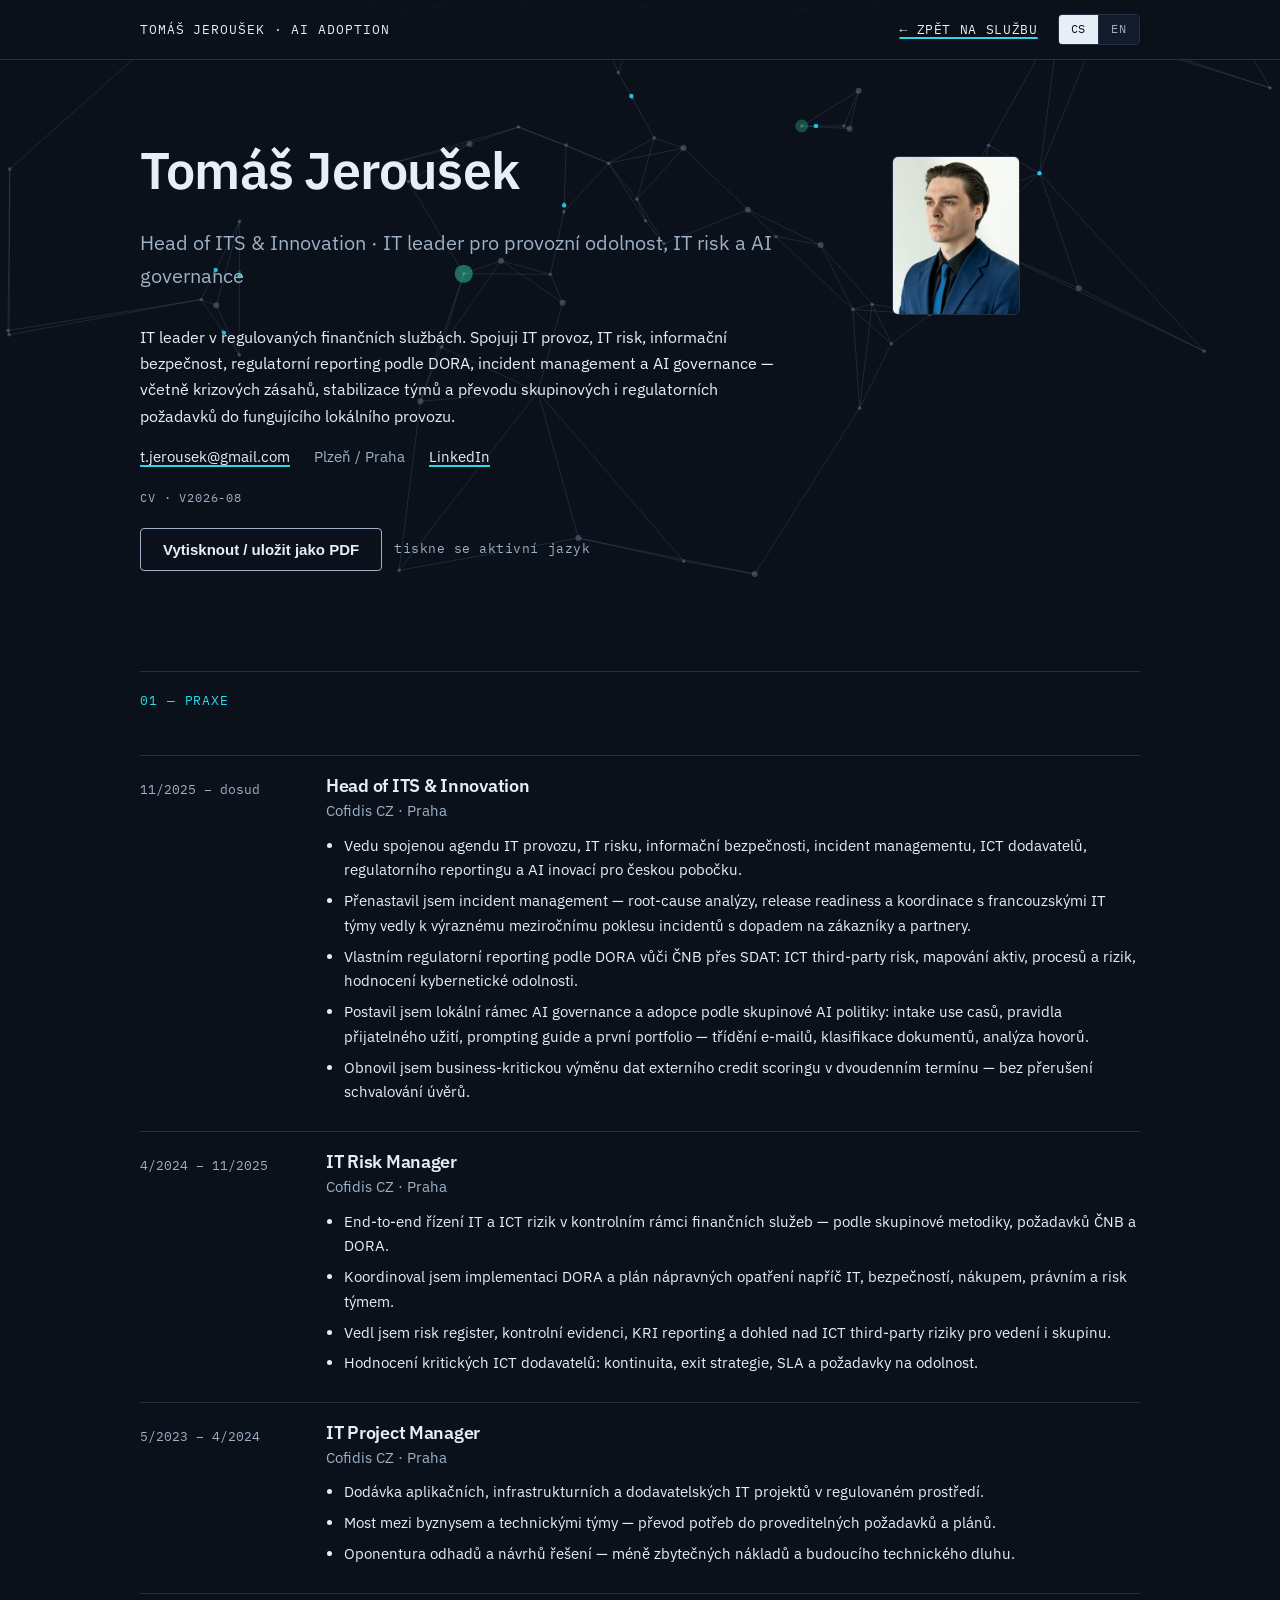
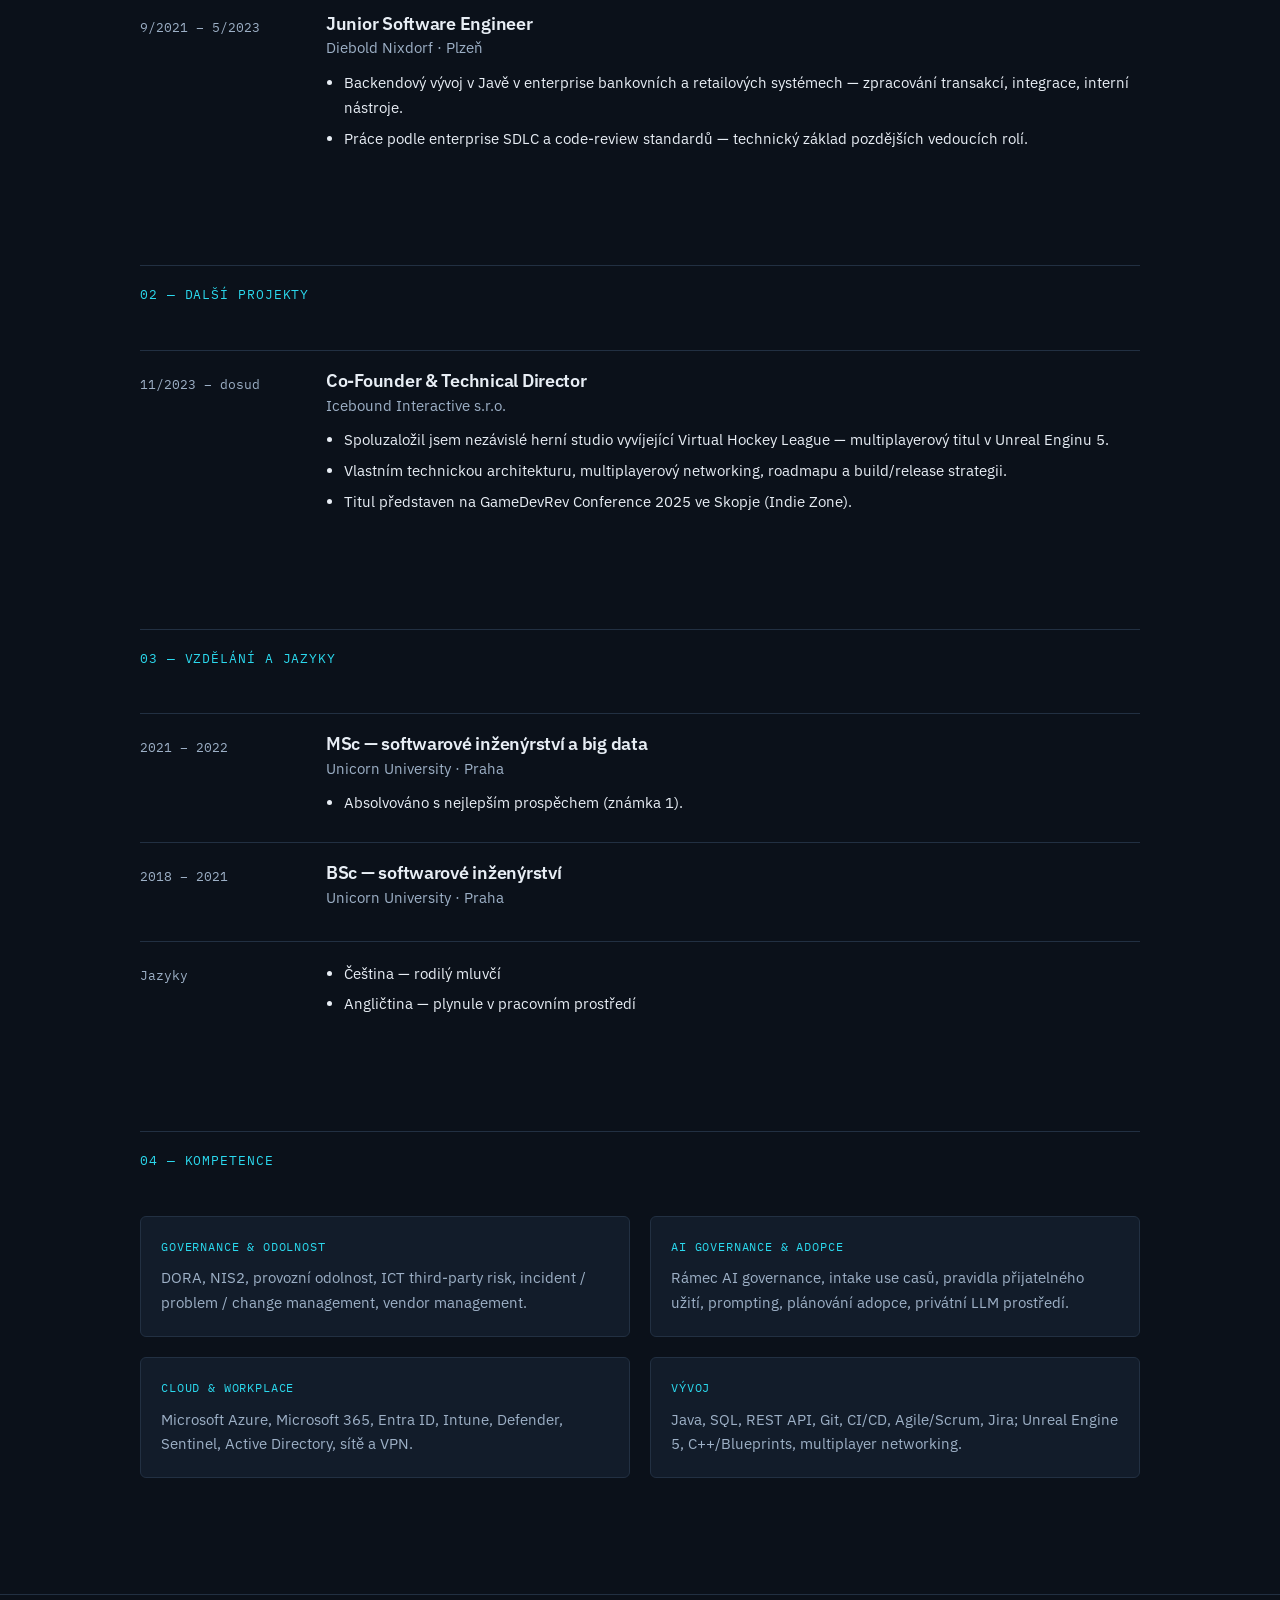
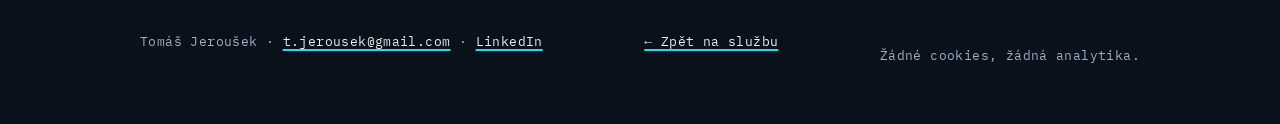
<file: cv.html>
<!DOCTYPE html>
<html lang="cs">
<head>
  <meta charset="utf-8">
  <meta name="viewport" content="width=device-width, initial-scale=1">
  <title data-cs="Tomáš Jeroušek — profesní CV" data-en="Tomáš Jeroušek — résumé">Tomáš Jeroušek — profesní CV</title>
  <meta name="description" data-cs="Profesní CV: Head of ITS & Innovation v Cofidis CZ — provozní odolnost, DORA reporting na ČNB, AI governance, původem vývojář v Javě. Plzeň / Praha." data-en="Résumé: Head of ITS & Innovation at Cofidis CZ — operational resilience, DORA reporting to the CNB, AI governance, Java developer origin. Pilsen / Prague." content="Profesní CV: Head of ITS & Innovation v Cofidis CZ — provozní odolnost, DORA reporting na ČNB, AI governance, původem vývojář v Javě. Plzeň / Praha.">
  <meta name="author" content="Tomáš Jeroušek">
  <meta name="theme-color" content="#0B111A">
  <link rel="canonical" href="https://adamantinestudios.github.io/personal_web/cv.html">
  <meta property="og:type" content="profile">
  <meta property="og:title" content="Tomáš Jeroušek — profesní CV">
  <meta property="og:description" content="Head of ITS & Innovation v Cofidis CZ — provozní odolnost, DORA reporting na ČNB, AI governance, původem vývojář v Javě.">
  <meta property="og:url" content="https://adamantinestudios.github.io/personal_web/cv.html">
  <meta property="og:image" content="https://adamantinestudios.github.io/personal_web/og.jpg">
  <meta property="og:image:width" content="1200">
  <meta property="og:image:height" content="630">
  <meta property="og:image:alt" content="Tomáš Jeroušek — profesní CV">
  <meta property="og:locale" content="cs_CZ">
  <meta property="og:locale:alternate" content="en_US">
  <link rel="icon" type="image/svg+xml" href="favicon.svg">
  <link rel="alternate" hreflang="cs" href="https://adamantinestudios.github.io/personal_web/cv.html">
  <link rel="alternate" hreflang="en" href="https://adamantinestudios.github.io/personal_web/en/cv.html">
  <link rel="alternate" hreflang="x-default" href="https://adamantinestudios.github.io/personal_web/cv.html">
  <script>
    /* back-compat for previously shared ?lang=en links */
    if (/[?&]lang=en\b/.test(location.search)) location.replace("en/cv.html");
  </script>
  <link rel="stylesheet" href="assets/site.css">
  <script type="application/ld+json">
  {
    "@context": "https://schema.org",
    "@type": "Person",
    "name": "Tomáš Jeroušek",
    "jobTitle": "Head of ITS & Innovation",
    "worksFor": { "@type": "Organization", "name": "Cofidis CZ" },
    "alumniOf": { "@type": "CollegeOrUniversity", "name": "Unicorn University" },
    "email": "mailto:t.jerousek@gmail.com",
    "url": "https://adamantinestudios.github.io/personal_web/cv.html",
    "sameAs": ["https://www.linkedin.com/in/tomas-j-vhl"],
    "knowsLanguage": ["cs", "en"],
    "workLocation": [
      { "@type": "Place", "address": { "@type": "PostalAddress", "addressLocality": "Plzeň", "addressCountry": "CZ" } },
      { "@type": "Place", "address": { "@type": "PostalAddress", "addressLocality": "Praha", "addressCountry": "CZ" } }
    ]
  }
  </script>
</head>
<body class="page-cv">
  <canvas id="mind" class="mind" data-density="light" aria-hidden="true"></canvas>
  <a class="skip-link" href="#main"><span lang="cs">Přeskočit na obsah</span><span lang="en">Skip to content</span></a>

  <header class="topbar">
    <div class="container topbar-inner">
      <a class="brand" href="./">Tomáš Jeroušek · AI adoption</a>
      <nav class="topbar-nav" aria-label="Hlavní navigace / Main navigation">
        <a href="./"><span lang="cs">← Zpět na službu</span><span lang="en">← Back to the service</span></a>
        <nav class="lang-switch" aria-label="Jazyk / Language">
          <a data-lang-link="cs" href="cv.html" aria-current="true">CS</a>
          <a data-lang-link="en" href="en/cv.html">EN</a>
        </nav>
      </nav>
    </div>
  </header>

  <main id="main">

    <header class="cv-header container">
      <div class="cv-head-grid">
        <div>
          <h1>Tomáš Jeroušek</h1>
          <p class="hero-sub" lang="cs">Head of ITS &amp; Innovation · IT leader pro provozní odolnost, IT risk a&nbsp;AI governance</p>
          <p class="hero-sub" lang="en">Head of ITS &amp; Innovation · IT leader for operational resilience, IT risk &amp; AI governance</p>
          <p lang="cs">IT leader v&nbsp;regulovaných finančních službách. Spojuji IT provoz, IT risk, informační bezpečnost, regulatorní reporting podle DORA, incident management a&nbsp;AI governance — včetně krizových zásahů, stabilizace týmů a&nbsp;převodu skupinových i&nbsp;regulatorních požadavků do fungujícího lokálního provozu.</p>
          <p lang="en">IT leader in regulated financial services, combining IT operations, IT risk, information security, DORA regulatory reporting, incident management and AI governance — including crisis recovery, team stabilisation and turning group and regulatory requirements into a practical local operating model.</p>
          <ul class="cv-contact">
            <li><a href="mailto:t.jerousek@gmail.com">t.jerousek@gmail.com</a></li>
            <li><span lang="cs">Plzeň / Praha</span><span lang="en">Pilsen / Prague, Czechia</span></li>
            <li><a href="https://www.linkedin.com/in/tomas-j-vhl" rel="me">LinkedIn</a></li>
          </ul>
          <p class="doc-meta">CV · v2026-08</p>
          <p class="no-print print-row">
            <button type="button" class="btn-ghost" id="print-btn"><span lang="cs">Vytisknout / uložit jako PDF</span><span lang="en">Print / save as PDF</span></button>
            <span class="hero-note"><span lang="cs">tiskne se aktivní jazyk</span><span lang="en">prints in the active language</span></span>
          </p>
        </div>
        <figure class="cv-portrait">
          <img src="assets/portrait.jpg" width="640" height="800" alt="Tomáš Jeroušek — portrét" data-alt-en="Tomáš Jeroušek — portrait">
        </figure>
      </div>
    </header>

    <!-- 01 · Praxe -->
    <section class="cv-section" aria-labelledby="h-experience">
      <div class="container">
        <div class="section-head">
          <span class="label"><span lang="cs">01 — Praxe</span><span lang="en">01 — Experience</span></span>
        </div>
        <h2 id="h-experience" class="visually-hidden"><span lang="cs">Praxe</span><span lang="en">Experience</span></h2>

        <article class="cv-entry">
          <span class="period"><span lang="cs">11/2025 – dosud</span><span lang="en">Nov 2025 – present</span></span>
          <div>
            <h3>Head of ITS &amp; Innovation</h3>
            <p class="org" lang="cs">Cofidis CZ · Praha</p>
            <p class="org" lang="en">Cofidis CZ · Prague, Czechia</p>
            <ul>
              <li lang="cs">Vedu spojenou agendu IT provozu, IT risku, informační bezpečnosti, incident managementu, ICT dodavatelů, regulatorního reportingu a AI inovací pro českou pobočku.</li>
              <li lang="en">Lead a combined scope across IT operations, IT risk, information security, incident management, ICT vendors, regulatory reporting and AI innovation for the Czech subsidiary.</li>
              <li lang="cs">Přenastavil jsem incident management — root-cause analýzy, release readiness a koordinace s&nbsp;francouzskými IT týmy vedly k&nbsp;výraznému meziročnímu poklesu incidentů s&nbsp;dopadem na zákazníky a partnery.</li>
              <li lang="en">Redesigned incident management — root-cause analysis, release readiness and coordination with French IT teams drove a significant year-to-date reduction in customer- and partner-impacting incidents.</li>
              <li lang="cs">Vlastním regulatorní reporting podle DORA vůči ČNB přes SDAT: ICT third-party risk, mapování aktiv, procesů a rizik, hodnocení kybernetické odolnosti.</li>
              <li lang="en">Own DORA regulatory reporting to the Czech National Bank via SDAT: ICT third-party risk, asset/process/risk mapping and cyber-resilience assessment.</li>
              <li lang="cs">Postavil jsem lokální rámec AI governance a adopce podle skupinové AI politiky: intake use casů, pravidla přijatelného užití, prompting guide a první portfolio — třídění e-mailů, klasifikace dokumentů, analýza hovorů.</li>
              <li lang="en">Built the local AI governance and adoption framework aligned to group AI policy: use-case intake, acceptable-use rules, a prompting guide and a first portfolio — email triage, document classification, call analysis.</li>
              <li lang="cs">Obnovil jsem business-kritickou výměnu dat externího credit scoringu v&nbsp;dvoudenním termínu — bez přerušení schvalování úvěrů.</li>
              <li lang="en">Restored a business-critical external credit-scoring data exchange under a two-day deadline — no disruption to credit processing.</li>
            </ul>
          </div>
        </article>

        <article class="cv-entry">
          <span class="period"><span lang="cs">4/2024 – 11/2025</span><span lang="en">Apr 2024 – Nov 2025</span></span>
          <div>
            <h3>IT Risk Manager</h3>
            <p class="org" lang="cs">Cofidis CZ · Praha</p>
            <p class="org" lang="en">Cofidis CZ · Prague, Czechia</p>
            <ul>
              <li lang="cs">End-to-end řízení IT a ICT rizik v&nbsp;kontrolním rámci finančních služeb — podle skupinové metodiky, požadavků ČNB a DORA.</li>
              <li lang="en">Owned end-to-end IT and ICT risk management within the financial-services control framework — group methodology, Czech regulatory expectations, DORA.</li>
              <li lang="cs">Koordinoval jsem implementaci DORA a plán nápravných opatření napříč IT, bezpečností, nákupem, právním a risk týmem.</li>
              <li lang="en">Coordinated DORA implementation and the remediation roadmap across IT, security, procurement, legal and risk.</li>
              <li lang="cs">Vedl jsem risk register, kontrolní evidenci, KRI reporting a dohled nad ICT third-party riziky pro vedení i skupinu.</li>
              <li lang="en">Maintained the IT risk register, control evidence, KRI reporting and ICT third-party oversight for senior management and group functions.</li>
              <li lang="cs">Hodnocení kritických ICT dodavatelů: kontinuita, exit strategie, SLA a požadavky na odolnost.</li>
              <li lang="en">Led third-party assessments of critical ICT providers: continuity, exit, SLA and resilience requirements.</li>
            </ul>
          </div>
        </article>

        <article class="cv-entry">
          <span class="period"><span lang="cs">5/2023 – 4/2024</span><span lang="en">May 2023 – Apr 2024</span></span>
          <div>
            <h3>IT Project Manager</h3>
            <p class="org" lang="cs">Cofidis CZ · Praha</p>
            <p class="org" lang="en">Cofidis CZ · Prague, Czechia</p>
            <ul>
              <li lang="cs">Dodávka aplikačních, infrastrukturních a dodavatelských IT projektů v&nbsp;regulovaném prostředí.</li>
              <li lang="en">Delivered application, infrastructure and vendor-led IT projects in a regulated financial-services environment.</li>
              <li lang="cs">Most mezi byznysem a technickými týmy — převod potřeb do proveditelných požadavků a plánů.</li>
              <li lang="en">Bridged business stakeholders and technical delivery teams, turning needs into workable requirements and plans.</li>
              <li lang="cs">Oponentura odhadů a návrhů řešení — méně zbytečných nákladů a budoucího technického dluhu.</li>
              <li lang="en">Challenged estimates and solution designs to cut unnecessary cost and future technical debt.</li>
            </ul>
          </div>
        </article>

        <article class="cv-entry">
          <span class="period"><span lang="cs">9/2021 – 5/2023</span><span lang="en">Sep 2021 – May 2023</span></span>
          <div>
            <h3>Junior Software Engineer</h3>
            <p class="org" lang="cs">Diebold Nixdorf · Plzeň</p>
            <p class="org" lang="en">Diebold Nixdorf · Pilsen, Czechia</p>
            <ul>
              <li lang="cs">Backendový vývoj v&nbsp;Javě v&nbsp;enterprise bankovních a retailových systémech — zpracování transakcí, integrace, interní nástroje.</li>
              <li lang="en">Back-end Java development in enterprise banking and retail systems — transaction processing, integrations, internal tooling.</li>
              <li lang="cs">Práce podle enterprise SDLC a code-review standardů — technický základ pozdějších vedoucích rolí.</li>
              <li lang="en">Worked under enterprise SDLC and code-review standards — the technical foundation for later leadership roles.</li>
            </ul>
          </div>
        </article>
      </div>
    </section>

    <!-- 02 · Další projekty -->
    <section class="cv-section" aria-labelledby="h-side">
      <div class="container">
        <div class="section-head">
          <span class="label"><span lang="cs">02 — Další projekty</span><span lang="en">02 — Side projects</span></span>
        </div>
        <h2 id="h-side" class="visually-hidden"><span lang="cs">Další projekty</span><span lang="en">Side projects</span></h2>
        <article class="cv-entry">
          <span class="period"><span lang="cs">11/2023 – dosud</span><span lang="en">Nov 2023 – present</span></span>
          <div>
            <h3>Co-Founder &amp; Technical Director</h3>
            <p class="org">Icebound Interactive s.r.o.</p>
            <ul>
              <li lang="cs">Spoluzaložil jsem nezávislé herní studio vyvíjející Virtual Hockey League — multiplayerový titul v&nbsp;Unreal Enginu 5.</li>
              <li lang="en">Co-founded an independent game studio building Virtual Hockey League, a multiplayer Unreal Engine 5 title.</li>
              <li lang="cs">Vlastním technickou architekturu, multiplayerový networking, roadmapu a build/release strategii.</li>
              <li lang="en">Own the technical architecture, multiplayer networking, roadmap and build/release strategy.</li>
              <li lang="cs">Titul představen na GameDevRev Conference 2025 ve Skopje (Indie Zone).</li>
              <li lang="en">Showcased at GameDevRev Conference 2025 in Skopje (Indie Zone).</li>
            </ul>
          </div>
        </article>
      </div>
    </section>

    <!-- 03 · Vzdělání a jazyky -->
    <section class="cv-section" aria-labelledby="h-edu">
      <div class="container">
        <div class="section-head">
          <span class="label"><span lang="cs">03 — Vzdělání a jazyky</span><span lang="en">03 — Education &amp; languages</span></span>
        </div>
        <h2 id="h-edu" class="visually-hidden"><span lang="cs">Vzdělání a jazyky</span><span lang="en">Education and languages</span></h2>
        <article class="cv-entry">
          <span class="period">2021 – 2022</span>
          <div>
            <h3><span lang="cs">MSc — softwarové inženýrství a big data</span><span lang="en">MSc — Software Engineering and Big Data</span></h3>
            <p class="org" lang="cs">Unicorn University · Praha</p>
            <p class="org" lang="en">Unicorn University · Prague, Czechia</p>
            <ul>
              <li lang="cs">Absolvováno s&nbsp;nejlepším prospěchem (známka 1).</li>
              <li lang="en">Graduated with the top grade.</li>
            </ul>
          </div>
        </article>
        <article class="cv-entry">
          <span class="period">2018 – 2021</span>
          <div>
            <h3><span lang="cs">BSc — softwarové inženýrství</span><span lang="en">BSc — Software Engineering</span></h3>
            <p class="org" lang="cs">Unicorn University · Praha</p>
            <p class="org" lang="en">Unicorn University · Prague, Czechia</p>
          </div>
        </article>
        <article class="cv-entry">
          <span class="period"><span lang="cs">Jazyky</span><span lang="en">Languages</span></span>
          <div>
            <ul>
              <li lang="cs">Čeština — rodilý mluvčí</li>
              <li lang="en">Czech — native</li>
              <li lang="cs">Angličtina — plynule v&nbsp;pracovním prostředí</li>
              <li lang="en">English — professional working proficiency</li>
            </ul>
          </div>
        </article>
      </div>
    </section>

    <!-- 04 · Kompetence -->
    <section class="cv-section" aria-labelledby="h-skills">
      <div class="container">
        <div class="section-head">
          <span class="label"><span lang="cs">04 — Kompetence</span><span lang="en">04 — Competencies</span></span>
        </div>
        <h2 id="h-skills" class="visually-hidden"><span lang="cs">Kompetence</span><span lang="en">Competencies</span></h2>
        <div class="skills-grid">
          <div class="skill-group">
            <span class="k"><span lang="cs">Governance &amp; odolnost</span><span lang="en">Governance &amp; resilience</span></span>
            <p lang="cs">DORA, NIS2, provozní odolnost, ICT third-party risk, incident / problem / change management, vendor management.</p>
            <p lang="en">DORA, NIS2, operational resilience, ICT third-party risk, incident / problem / change management, vendor management.</p>
          </div>
          <div class="skill-group">
            <span class="k"><span lang="cs">AI governance &amp; adopce</span><span lang="en">AI governance &amp; adoption</span></span>
            <p lang="cs">Rámec AI governance, intake use casů, pravidla přijatelného užití, prompting, plánování adopce, privátní LLM prostředí.</p>
            <p lang="en">AI governance framework, use-case intake, acceptable-use rules, prompting guidance, adoption planning, private LLM environments.</p>
          </div>
          <div class="skill-group">
            <span class="k">Cloud &amp; workplace</span>
            <p lang="cs">Microsoft Azure, Microsoft 365, Entra ID, Intune, Defender, Sentinel, Active Directory, sítě a VPN.</p>
            <p lang="en">Microsoft Azure, Microsoft 365, Entra ID, Intune, Defender, Sentinel, Active Directory, networking &amp; VPN.</p>
          </div>
          <div class="skill-group">
            <span class="k"><span lang="cs">Vývoj</span><span lang="en">Development</span></span>
            <p lang="cs">Java, SQL, REST API, Git, CI/CD, Agile/Scrum, Jira; Unreal Engine 5, C++/Blueprints, multiplayer networking.</p>
            <p lang="en">Java, SQL, REST APIs, Git, CI/CD, Agile/Scrum, Jira; Unreal Engine 5, C++/Blueprints, multiplayer networking.</p>
          </div>
        </div>
      </div>
    </section>

  </main>

  <footer class="footer">
    <div class="container">
      <div class="footer-grid">
        <p>Tomáš Jeroušek · <a href="mailto:t.jerousek@gmail.com">t.jerousek@gmail.com</a> · <a href="https://www.linkedin.com/in/tomas-j-vhl" rel="me">LinkedIn</a></p>
        <p class="footer-nav"><a href="./"><span lang="cs">← Zpět na službu</span><span lang="en">← Back to the service</span></a></p>
        <p class="trust"><span lang="cs">Žádné cookies, žádná analytika.</span><span lang="en">No cookies, no analytics.</span></p>
      </div>
    </div>
  </footer>

  <script>
    (function () {
      var pb = document.getElementById("print-btn");
      if (pb) pb.addEventListener("click", function () { window.print(); });
    })();
  </script>
  <script src="assets/mind.js"></script>
</body>
</html>
</file>
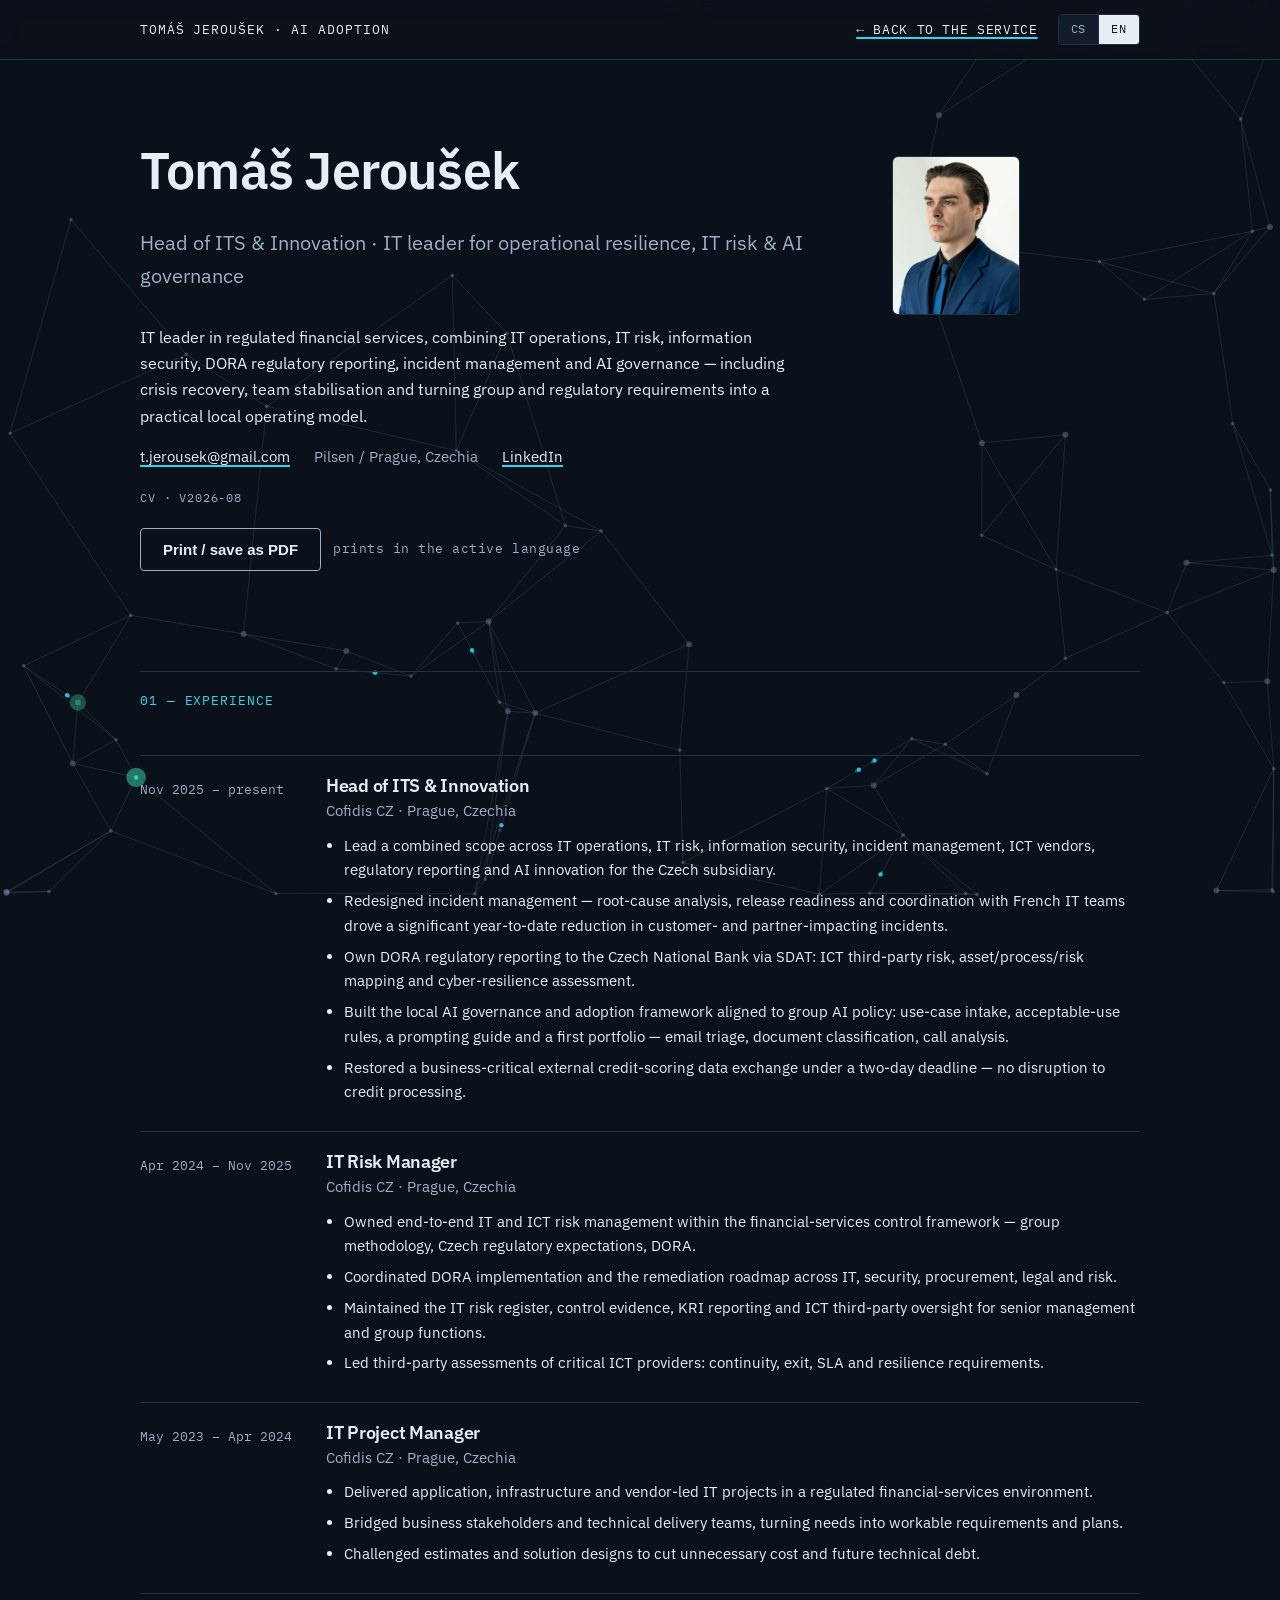
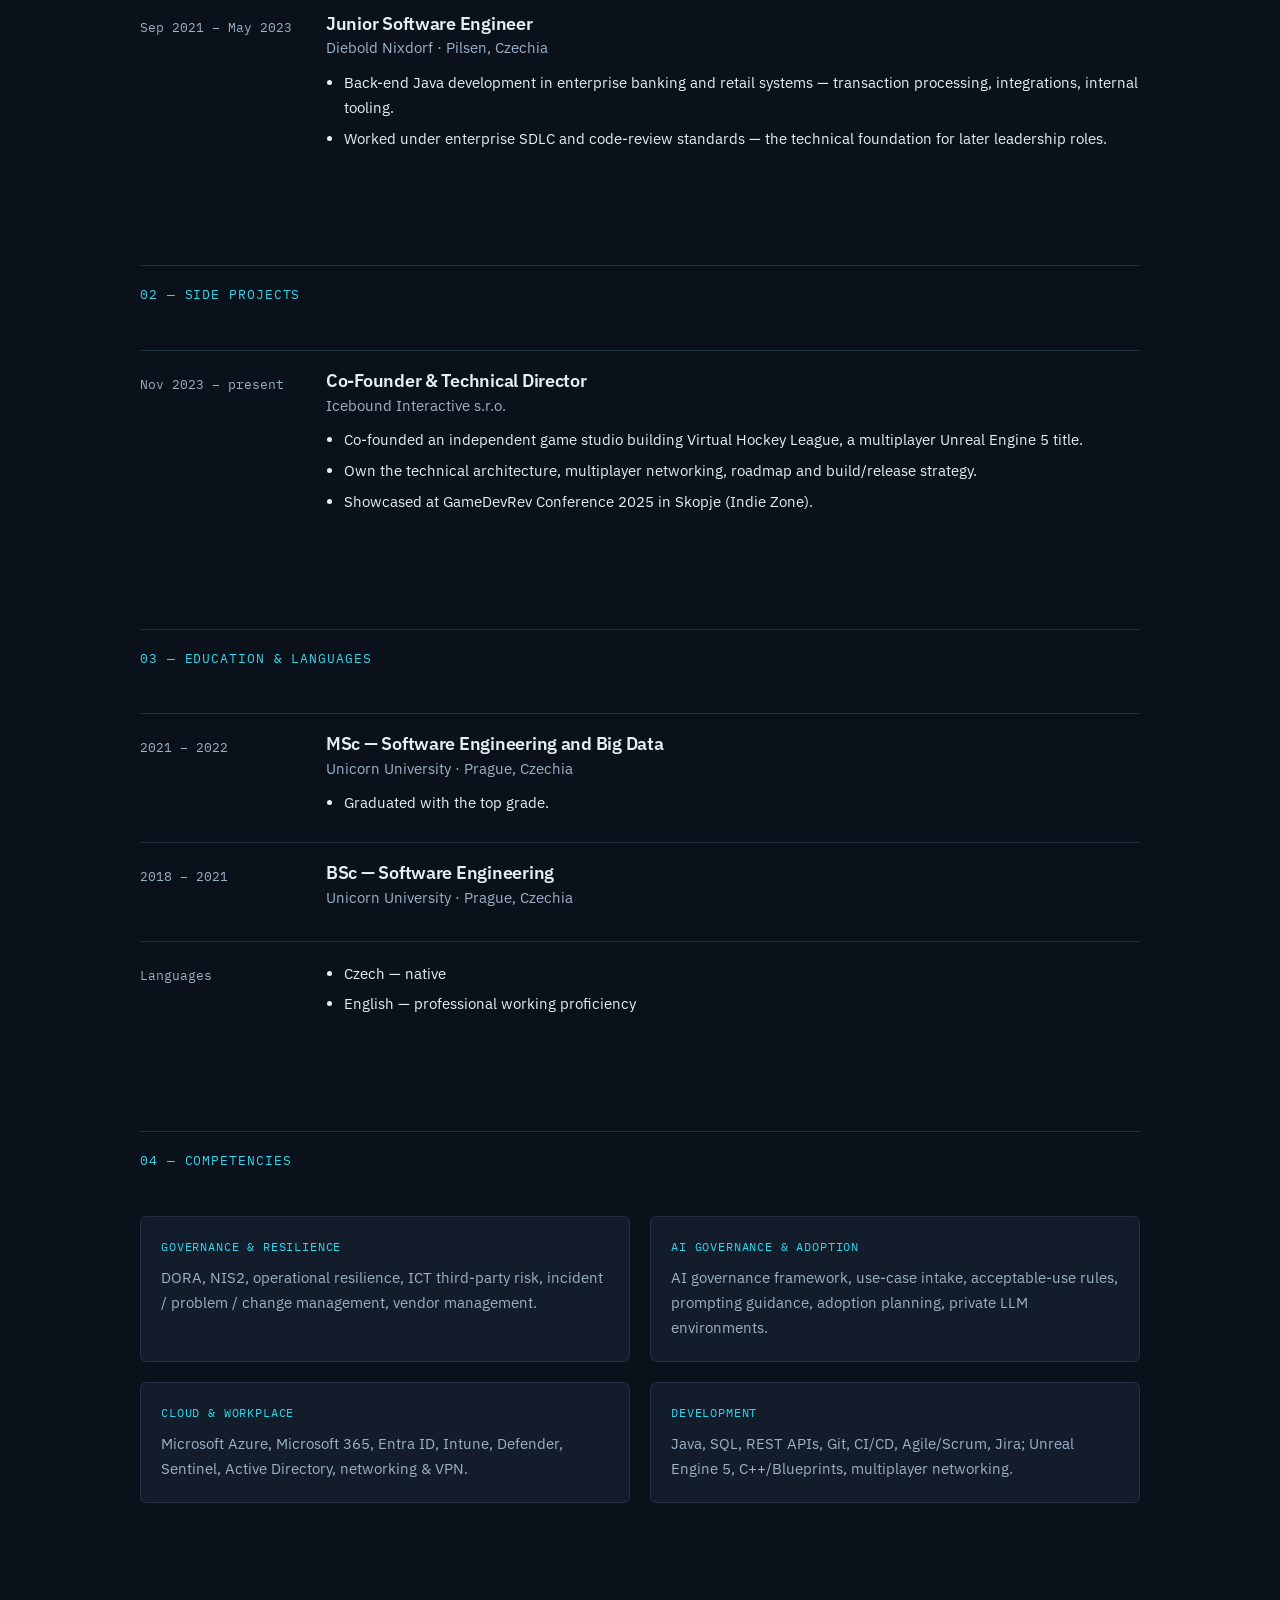
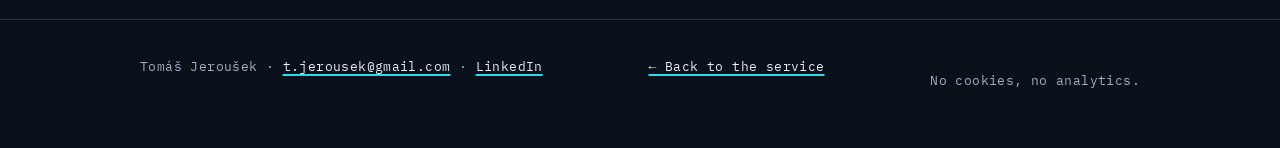
<file: en/cv.html>
<!DOCTYPE html>
<html lang="en">
<head>
  <meta charset="utf-8">
  <meta name="viewport" content="width=device-width, initial-scale=1">
  <title data-cs="Tomáš Jeroušek — profesní CV" data-en="Tomáš Jeroušek — résumé">Tomáš Jeroušek — résumé</title>
  <meta name="description" data-cs="Profesní CV: Head of ITS & Innovation v Cofidis CZ — provozní odolnost, DORA reporting na ČNB, AI governance, původem vývojář v Javě. Plzeň / Praha." data-en="Résumé: Head of ITS & Innovation at Cofidis CZ — operational resilience, DORA reporting to the CNB, AI governance, Java developer origin. Pilsen / Prague." content="Résumé: Head of ITS & Innovation at Cofidis CZ — operational resilience, DORA reporting to the CNB, AI governance, Java developer origin. Pilsen / Prague.">
  <meta name="author" content="Tomáš Jeroušek">
  <meta name="theme-color" content="#0B111A">
  <link rel="canonical" href="https://adamantinestudios.github.io/personal_web/en/cv.html">
  <meta property="og:type" content="profile">
  <meta property="og:title" content="Tomáš Jeroušek — résumé">
  <meta property="og:description" content="Résumé: Head of ITS & Innovation at Cofidis CZ — operational resilience, DORA reporting to the CNB, AI governance, Java developer origin. Pilsen / Prague.">
  <meta property="og:url" content="https://adamantinestudios.github.io/personal_web/en/cv.html">
  <meta property="og:image" content="https://adamantinestudios.github.io/personal_web/og.jpg">
  <meta property="og:image:width" content="1200">
  <meta property="og:image:height" content="630">
  <meta property="og:image:alt" content="Tomáš Jeroušek — résumé">
  <meta property="og:locale" content="en_US">
  <meta property="og:locale:alternate" content="cs_CZ">
  <link rel="icon" type="image/svg+xml" href="../favicon.svg">
  <link rel="alternate" hreflang="cs" href="https://adamantinestudios.github.io/personal_web/cv.html">
  <link rel="alternate" hreflang="en" href="https://adamantinestudios.github.io/personal_web/en/cv.html">
  <link rel="alternate" hreflang="x-default" href="https://adamantinestudios.github.io/personal_web/cv.html">
  <link rel="stylesheet" href="../assets/site.css">
  <script type="application/ld+json">
  {
    "@context": "https://schema.org",
    "@type": "Person",
    "name": "Tomáš Jeroušek",
    "jobTitle": "Head of ITS & Innovation",
    "worksFor": { "@type": "Organization", "name": "Cofidis CZ" },
    "alumniOf": { "@type": "CollegeOrUniversity", "name": "Unicorn University" },
    "email": "mailto:t.jerousek@gmail.com",
    "url": "https://adamantinestudios.github.io/personal_web/cv.html",
    "sameAs": ["https://www.linkedin.com/in/tomas-j-vhl"],
    "knowsLanguage": ["cs", "en"],
    "workLocation": [
      { "@type": "Place", "address": { "@type": "PostalAddress", "addressLocality": "Plzeň", "addressCountry": "CZ" } },
      { "@type": "Place", "address": { "@type": "PostalAddress", "addressLocality": "Praha", "addressCountry": "CZ" } }
    ]
  }
  </script>
</head>
<body class="page-cv">
  <canvas id="mind" class="mind" data-density="light" aria-hidden="true"></canvas>
  <a class="skip-link" href="#main"><span lang="cs">Přeskočit na obsah</span><span lang="en">Skip to content</span></a>

  <header class="topbar">
    <div class="container topbar-inner">
      <a class="brand" href="./">Tomáš Jeroušek · AI adoption</a>
      <nav class="topbar-nav" aria-label="Hlavní navigace / Main navigation">
        <a href="./"><span lang="cs">← Zpět na službu</span><span lang="en">← Back to the service</span></a>
        <nav class="lang-switch" aria-label="Jazyk / Language">
          <a data-lang-link="cs" href="../cv.html">CS</a>
          <a data-lang-link="en" href="cv.html" aria-current="true">EN</a>
        </nav>
      </nav>
    </div>
  </header>

  <main id="main">

    <header class="cv-header container">
      <div class="cv-head-grid">
        <div>
          <h1>Tomáš Jeroušek</h1>
          <p class="hero-sub" lang="cs">Head of ITS &amp; Innovation · IT leader pro provozní odolnost, IT risk a&nbsp;AI governance</p>
          <p class="hero-sub" lang="en">Head of ITS &amp; Innovation · IT leader for operational resilience, IT risk &amp; AI governance</p>
          <p lang="cs">IT leader v&nbsp;regulovaných finančních službách. Spojuji IT provoz, IT risk, informační bezpečnost, regulatorní reporting podle DORA, incident management a&nbsp;AI governance — včetně krizových zásahů, stabilizace týmů a&nbsp;převodu skupinových i&nbsp;regulatorních požadavků do fungujícího lokálního provozu.</p>
          <p lang="en">IT leader in regulated financial services, combining IT operations, IT risk, information security, DORA regulatory reporting, incident management and AI governance — including crisis recovery, team stabilisation and turning group and regulatory requirements into a practical local operating model.</p>
          <ul class="cv-contact">
            <li><a href="mailto:t.jerousek@gmail.com">t.jerousek@gmail.com</a></li>
            <li><span lang="cs">Plzeň / Praha</span><span lang="en">Pilsen / Prague, Czechia</span></li>
            <li><a href="https://www.linkedin.com/in/tomas-j-vhl" rel="me">LinkedIn</a></li>
          </ul>
          <p class="doc-meta">CV · v2026-08</p>
          <p class="no-print print-row">
            <button type="button" class="btn-ghost" id="print-btn"><span lang="cs">Vytisknout / uložit jako PDF</span><span lang="en">Print / save as PDF</span></button>
            <span class="hero-note"><span lang="cs">tiskne se aktivní jazyk</span><span lang="en">prints in the active language</span></span>
          </p>
        </div>
        <figure class="cv-portrait">
          <img src="../assets/portrait.jpg" width="640" height="800" alt="Tomáš Jeroušek — portrait" data-alt-en="Tomáš Jeroušek — portrait">
        </figure>
      </div>
    </header>

    <!-- 01 · Praxe -->
    <section class="cv-section" aria-labelledby="h-experience">
      <div class="container">
        <div class="section-head">
          <span class="label"><span lang="cs">01 — Praxe</span><span lang="en">01 — Experience</span></span>
        </div>
        <h2 id="h-experience" class="visually-hidden"><span lang="cs">Praxe</span><span lang="en">Experience</span></h2>

        <article class="cv-entry">
          <span class="period"><span lang="cs">11/2025 – dosud</span><span lang="en">Nov 2025 – present</span></span>
          <div>
            <h3>Head of ITS &amp; Innovation</h3>
            <p class="org" lang="cs">Cofidis CZ · Praha</p>
            <p class="org" lang="en">Cofidis CZ · Prague, Czechia</p>
            <ul>
              <li lang="cs">Vedu spojenou agendu IT provozu, IT risku, informační bezpečnosti, incident managementu, ICT dodavatelů, regulatorního reportingu a AI inovací pro českou pobočku.</li>
              <li lang="en">Lead a combined scope across IT operations, IT risk, information security, incident management, ICT vendors, regulatory reporting and AI innovation for the Czech subsidiary.</li>
              <li lang="cs">Přenastavil jsem incident management — root-cause analýzy, release readiness a koordinace s&nbsp;francouzskými IT týmy vedly k&nbsp;výraznému meziročnímu poklesu incidentů s&nbsp;dopadem na zákazníky a partnery.</li>
              <li lang="en">Redesigned incident management — root-cause analysis, release readiness and coordination with French IT teams drove a significant year-to-date reduction in customer- and partner-impacting incidents.</li>
              <li lang="cs">Vlastním regulatorní reporting podle DORA vůči ČNB přes SDAT: ICT third-party risk, mapování aktiv, procesů a rizik, hodnocení kybernetické odolnosti.</li>
              <li lang="en">Own DORA regulatory reporting to the Czech National Bank via SDAT: ICT third-party risk, asset/process/risk mapping and cyber-resilience assessment.</li>
              <li lang="cs">Postavil jsem lokální rámec AI governance a adopce podle skupinové AI politiky: intake use casů, pravidla přijatelného užití, prompting guide a první portfolio — třídění e-mailů, klasifikace dokumentů, analýza hovorů.</li>
              <li lang="en">Built the local AI governance and adoption framework aligned to group AI policy: use-case intake, acceptable-use rules, a prompting guide and a first portfolio — email triage, document classification, call analysis.</li>
              <li lang="cs">Obnovil jsem business-kritickou výměnu dat externího credit scoringu v&nbsp;dvoudenním termínu — bez přerušení schvalování úvěrů.</li>
              <li lang="en">Restored a business-critical external credit-scoring data exchange under a two-day deadline — no disruption to credit processing.</li>
            </ul>
          </div>
        </article>

        <article class="cv-entry">
          <span class="period"><span lang="cs">4/2024 – 11/2025</span><span lang="en">Apr 2024 – Nov 2025</span></span>
          <div>
            <h3>IT Risk Manager</h3>
            <p class="org" lang="cs">Cofidis CZ · Praha</p>
            <p class="org" lang="en">Cofidis CZ · Prague, Czechia</p>
            <ul>
              <li lang="cs">End-to-end řízení IT a ICT rizik v&nbsp;kontrolním rámci finančních služeb — podle skupinové metodiky, požadavků ČNB a DORA.</li>
              <li lang="en">Owned end-to-end IT and ICT risk management within the financial-services control framework — group methodology, Czech regulatory expectations, DORA.</li>
              <li lang="cs">Koordinoval jsem implementaci DORA a plán nápravných opatření napříč IT, bezpečností, nákupem, právním a risk týmem.</li>
              <li lang="en">Coordinated DORA implementation and the remediation roadmap across IT, security, procurement, legal and risk.</li>
              <li lang="cs">Vedl jsem risk register, kontrolní evidenci, KRI reporting a dohled nad ICT third-party riziky pro vedení i skupinu.</li>
              <li lang="en">Maintained the IT risk register, control evidence, KRI reporting and ICT third-party oversight for senior management and group functions.</li>
              <li lang="cs">Hodnocení kritických ICT dodavatelů: kontinuita, exit strategie, SLA a požadavky na odolnost.</li>
              <li lang="en">Led third-party assessments of critical ICT providers: continuity, exit, SLA and resilience requirements.</li>
            </ul>
          </div>
        </article>

        <article class="cv-entry">
          <span class="period"><span lang="cs">5/2023 – 4/2024</span><span lang="en">May 2023 – Apr 2024</span></span>
          <div>
            <h3>IT Project Manager</h3>
            <p class="org" lang="cs">Cofidis CZ · Praha</p>
            <p class="org" lang="en">Cofidis CZ · Prague, Czechia</p>
            <ul>
              <li lang="cs">Dodávka aplikačních, infrastrukturních a dodavatelských IT projektů v&nbsp;regulovaném prostředí.</li>
              <li lang="en">Delivered application, infrastructure and vendor-led IT projects in a regulated financial-services environment.</li>
              <li lang="cs">Most mezi byznysem a technickými týmy — převod potřeb do proveditelných požadavků a plánů.</li>
              <li lang="en">Bridged business stakeholders and technical delivery teams, turning needs into workable requirements and plans.</li>
              <li lang="cs">Oponentura odhadů a návrhů řešení — méně zbytečných nákladů a budoucího technického dluhu.</li>
              <li lang="en">Challenged estimates and solution designs to cut unnecessary cost and future technical debt.</li>
            </ul>
          </div>
        </article>

        <article class="cv-entry">
          <span class="period"><span lang="cs">9/2021 – 5/2023</span><span lang="en">Sep 2021 – May 2023</span></span>
          <div>
            <h3>Junior Software Engineer</h3>
            <p class="org" lang="cs">Diebold Nixdorf · Plzeň</p>
            <p class="org" lang="en">Diebold Nixdorf · Pilsen, Czechia</p>
            <ul>
              <li lang="cs">Backendový vývoj v&nbsp;Javě v&nbsp;enterprise bankovních a retailových systémech — zpracování transakcí, integrace, interní nástroje.</li>
              <li lang="en">Back-end Java development in enterprise banking and retail systems — transaction processing, integrations, internal tooling.</li>
              <li lang="cs">Práce podle enterprise SDLC a code-review standardů — technický základ pozdějších vedoucích rolí.</li>
              <li lang="en">Worked under enterprise SDLC and code-review standards — the technical foundation for later leadership roles.</li>
            </ul>
          </div>
        </article>
      </div>
    </section>

    <!-- 02 · Další projekty -->
    <section class="cv-section" aria-labelledby="h-side">
      <div class="container">
        <div class="section-head">
          <span class="label"><span lang="cs">02 — Další projekty</span><span lang="en">02 — Side projects</span></span>
        </div>
        <h2 id="h-side" class="visually-hidden"><span lang="cs">Další projekty</span><span lang="en">Side projects</span></h2>
        <article class="cv-entry">
          <span class="period"><span lang="cs">11/2023 – dosud</span><span lang="en">Nov 2023 – present</span></span>
          <div>
            <h3>Co-Founder &amp; Technical Director</h3>
            <p class="org">Icebound Interactive s.r.o.</p>
            <ul>
              <li lang="cs">Spoluzaložil jsem nezávislé herní studio vyvíjející Virtual Hockey League — multiplayerový titul v&nbsp;Unreal Enginu 5.</li>
              <li lang="en">Co-founded an independent game studio building Virtual Hockey League, a multiplayer Unreal Engine 5 title.</li>
              <li lang="cs">Vlastním technickou architekturu, multiplayerový networking, roadmapu a build/release strategii.</li>
              <li lang="en">Own the technical architecture, multiplayer networking, roadmap and build/release strategy.</li>
              <li lang="cs">Titul představen na GameDevRev Conference 2025 ve Skopje (Indie Zone).</li>
              <li lang="en">Showcased at GameDevRev Conference 2025 in Skopje (Indie Zone).</li>
            </ul>
          </div>
        </article>
      </div>
    </section>

    <!-- 03 · Vzdělání a jazyky -->
    <section class="cv-section" aria-labelledby="h-edu">
      <div class="container">
        <div class="section-head">
          <span class="label"><span lang="cs">03 — Vzdělání a jazyky</span><span lang="en">03 — Education &amp; languages</span></span>
        </div>
        <h2 id="h-edu" class="visually-hidden"><span lang="cs">Vzdělání a jazyky</span><span lang="en">Education and languages</span></h2>
        <article class="cv-entry">
          <span class="period">2021 – 2022</span>
          <div>
            <h3><span lang="cs">MSc — softwarové inženýrství a big data</span><span lang="en">MSc — Software Engineering and Big Data</span></h3>
            <p class="org" lang="cs">Unicorn University · Praha</p>
            <p class="org" lang="en">Unicorn University · Prague, Czechia</p>
            <ul>
              <li lang="cs">Absolvováno s&nbsp;nejlepším prospěchem (známka 1).</li>
              <li lang="en">Graduated with the top grade.</li>
            </ul>
          </div>
        </article>
        <article class="cv-entry">
          <span class="period">2018 – 2021</span>
          <div>
            <h3><span lang="cs">BSc — softwarové inženýrství</span><span lang="en">BSc — Software Engineering</span></h3>
            <p class="org" lang="cs">Unicorn University · Praha</p>
            <p class="org" lang="en">Unicorn University · Prague, Czechia</p>
          </div>
        </article>
        <article class="cv-entry">
          <span class="period"><span lang="cs">Jazyky</span><span lang="en">Languages</span></span>
          <div>
            <ul>
              <li lang="cs">Čeština — rodilý mluvčí</li>
              <li lang="en">Czech — native</li>
              <li lang="cs">Angličtina — plynule v&nbsp;pracovním prostředí</li>
              <li lang="en">English — professional working proficiency</li>
            </ul>
          </div>
        </article>
      </div>
    </section>

    <!-- 04 · Kompetence -->
    <section class="cv-section" aria-labelledby="h-skills">
      <div class="container">
        <div class="section-head">
          <span class="label"><span lang="cs">04 — Kompetence</span><span lang="en">04 — Competencies</span></span>
        </div>
        <h2 id="h-skills" class="visually-hidden"><span lang="cs">Kompetence</span><span lang="en">Competencies</span></h2>
        <div class="skills-grid">
          <div class="skill-group">
            <span class="k"><span lang="cs">Governance &amp; odolnost</span><span lang="en">Governance &amp; resilience</span></span>
            <p lang="cs">DORA, NIS2, provozní odolnost, ICT third-party risk, incident / problem / change management, vendor management.</p>
            <p lang="en">DORA, NIS2, operational resilience, ICT third-party risk, incident / problem / change management, vendor management.</p>
          </div>
          <div class="skill-group">
            <span class="k"><span lang="cs">AI governance &amp; adopce</span><span lang="en">AI governance &amp; adoption</span></span>
            <p lang="cs">Rámec AI governance, intake use casů, pravidla přijatelného užití, prompting, plánování adopce, privátní LLM prostředí.</p>
            <p lang="en">AI governance framework, use-case intake, acceptable-use rules, prompting guidance, adoption planning, private LLM environments.</p>
          </div>
          <div class="skill-group">
            <span class="k">Cloud &amp; workplace</span>
            <p lang="cs">Microsoft Azure, Microsoft 365, Entra ID, Intune, Defender, Sentinel, Active Directory, sítě a VPN.</p>
            <p lang="en">Microsoft Azure, Microsoft 365, Entra ID, Intune, Defender, Sentinel, Active Directory, networking &amp; VPN.</p>
          </div>
          <div class="skill-group">
            <span class="k"><span lang="cs">Vývoj</span><span lang="en">Development</span></span>
            <p lang="cs">Java, SQL, REST API, Git, CI/CD, Agile/Scrum, Jira; Unreal Engine 5, C++/Blueprints, multiplayer networking.</p>
            <p lang="en">Java, SQL, REST APIs, Git, CI/CD, Agile/Scrum, Jira; Unreal Engine 5, C++/Blueprints, multiplayer networking.</p>
          </div>
        </div>
      </div>
    </section>

  </main>

  <footer class="footer">
    <div class="container">
      <div class="footer-grid">
        <p>Tomáš Jeroušek · <a href="mailto:t.jerousek@gmail.com">t.jerousek@gmail.com</a> · <a href="https://www.linkedin.com/in/tomas-j-vhl" rel="me">LinkedIn</a></p>
        <p class="footer-nav"><a href="./"><span lang="cs">← Zpět na službu</span><span lang="en">← Back to the service</span></a></p>
        <p class="trust"><span lang="cs">Žádné cookies, žádná analytika.</span><span lang="en">No cookies, no analytics.</span></p>
      </div>
    </div>
  </footer>

  <script>
    (function () {
      var pb = document.getElementById("print-btn");
      if (pb) pb.addEventListener("click", function () { window.print(); });
    })();
  </script>
  <script src="../assets/mind.js"></script>
</body>
</html>
</file>
<file: assets/site.css>
/* ============================================================
   tomasjerousek — design system
   Concept: an operations-room dashboard for AI adoption.
   Near-black surface, cyan signal accent, green "verified"
   marks, hairline rules, mono metadata, living neural mesh.
   Deliberately dark by owner's choice; the printed CV stays
   black-on-white via the print block's token override.
   Token naming note: --paper = page background, --ink = main
   text color (kept from the light-era design system).
   ============================================================ */

/* ---------- tokens ---------- */
:root {
  --paper: #0B111A;
  --card: #121C2A;
  --ink: #E8EEF5;
  --muted: #9DB0C6;
  --rule: #223042;
  --accent: #2BD9EE;
  --accent-deep: #6BE7F7;
  --on-accent: #06232B;
  --green: #3ADFA5;
  --sans: "IBM Plex Sans", -apple-system, "Segoe UI", Roboto, "Helvetica Neue", Arial, sans-serif;
  --mono: "IBM Plex Mono", ui-monospace, "SF Mono", "Cascadia Mono", Consolas, monospace;
  --maxw: 1080px;
  --pad: clamp(20px, 5vw, 40px);
}

/* ---------- fonts (self-hosted, Fontsource 5.3.0, SIL OFL) ---------- */
@font-face {
  font-family: "IBM Plex Sans";
  font-style: normal; font-weight: 400; font-display: swap;
  src: url("fonts/ibm-plex-sans-latin-400-normal.woff2") format("woff2");
  unicode-range: U+0000-00FF, U+0131, U+0152-0153, U+02BB-02BC, U+02C6, U+02DA, U+02DC, U+0304, U+0308, U+0329, U+2000-206F, U+20AC, U+2122, U+2191, U+2193, U+2212, U+2215, U+FEFF, U+FFFD;
}
@font-face {
  font-family: "IBM Plex Sans";
  font-style: normal; font-weight: 400; font-display: swap;
  src: url("fonts/ibm-plex-sans-latin-ext-400-normal.woff2") format("woff2");
  unicode-range: U+0100-02BA, U+02BD-02C5, U+02C7-02CC, U+02CE-02D7, U+02DD-02FF, U+0304, U+0308, U+0329, U+1D00-1DBF, U+1E00-1EFF, U+20A0-20AB, U+20AD-20C0, U+2113, U+2C60-2C7F, U+A720-A7FF;
}
@font-face {
  font-family: "IBM Plex Sans";
  font-style: normal; font-weight: 600; font-display: swap;
  src: url("fonts/ibm-plex-sans-latin-600-normal.woff2") format("woff2");
  unicode-range: U+0000-00FF, U+0131, U+0152-0153, U+02BB-02BC, U+02C6, U+02DA, U+02DC, U+0304, U+0308, U+0329, U+2000-206F, U+20AC, U+2122, U+2191, U+2193, U+2212, U+2215, U+FEFF, U+FFFD;
}
@font-face {
  font-family: "IBM Plex Sans";
  font-style: normal; font-weight: 600; font-display: swap;
  src: url("fonts/ibm-plex-sans-latin-ext-600-normal.woff2") format("woff2");
  unicode-range: U+0100-02BA, U+02BD-02C5, U+02C7-02CC, U+02CE-02D7, U+02DD-02FF, U+0304, U+0308, U+0329, U+1D00-1DBF, U+1E00-1EFF, U+20A0-20AB, U+20AD-20C0, U+2113, U+2C60-2C7F, U+A720-A7FF;
}
@font-face {
  font-family: "IBM Plex Mono";
  font-style: normal; font-weight: 400; font-display: swap;
  src: url("fonts/ibm-plex-mono-latin-400-normal.woff2") format("woff2");
  unicode-range: U+0000-00FF, U+0131, U+0152-0153, U+02BB-02BC, U+02C6, U+02DA, U+02DC, U+0304, U+0308, U+0329, U+2000-206F, U+20AC, U+2122, U+2191, U+2193, U+2212, U+2215, U+FEFF, U+FFFD;
}
@font-face {
  font-family: "IBM Plex Mono";
  font-style: normal; font-weight: 400; font-display: swap;
  src: url("fonts/ibm-plex-mono-latin-ext-400-normal.woff2") format("woff2");
  unicode-range: U+0100-02BA, U+02BD-02C5, U+02C7-02CC, U+02CE-02D7, U+02DD-02FF, U+0304, U+0308, U+0329, U+1D00-1DBF, U+1E00-1EFF, U+20A0-20AB, U+20AD-20C0, U+2113, U+2C60-2C7F, U+A720-A7FF;
}

/* ---------- language visibility ----------
   Content is tagged lang="cs" / lang="en" on leaf elements.
   The root lang attribute decides which set renders. */
html[lang="cs"] :lang(en) { display: none; }
html[lang="en"] :lang(cs) { display: none; }

/* ---------- base ---------- */
*, *::before, *::after { box-sizing: border-box; }
html { -webkit-text-size-adjust: 100%; }
body {
  margin: 0;
  background: var(--paper);
  color: var(--ink);
  font-family: var(--sans);
  font-size: 16px;
  line-height: 1.65;
  font-feature-settings: "kern";
  text-rendering: optimizeLegibility;
}
::selection { background: var(--accent); color: var(--on-accent); }

h1, h2, h3 { font-weight: 600; line-height: 1.15; letter-spacing: -0.015em; margin: 0 0 0.5em; }
h1 { font-size: clamp(2rem, 1.2rem + 4vw, 3.25rem); max-width: 18ch; }
h2 { font-size: clamp(1.4rem, 1.1rem + 1.5vw, 1.9rem); max-width: 30ch; }
h3 { font-size: 1.125rem; }
p, ul, ol { margin: 0 0 1em; }
p { max-width: 65ch; }
img { max-width: 100%; height: auto; }

a { color: var(--ink); text-decoration: underline; text-decoration-color: var(--accent); text-decoration-thickness: 1.5px; text-underline-offset: 3px; transition: color 120ms ease, text-underline-offset 120ms ease; }
a:hover { color: var(--accent); text-underline-offset: 4px; }
:focus-visible { outline: 2px solid var(--accent); outline-offset: 2px; border-radius: 2px; }

.container { max-width: var(--maxw); margin-inline: auto; padding-inline: var(--pad); }

.visually-hidden {
  position: absolute; width: 1px; height: 1px; margin: -1px;
  padding: 0; overflow: hidden; clip: rect(0 0 0 0); white-space: nowrap; border: 0;
}
.skip-link {
  position: absolute; left: var(--pad); top: -48px; z-index: 10;
  background: var(--ink); color: var(--paper); padding: 8px 14px;
  font-family: var(--mono); font-size: 0.8125rem; text-decoration: none;
  transition: top 120ms ease;
}
.skip-link:focus { top: 8px; color: var(--paper); z-index: 60; }

/* mono label — the document metadata voice */
.label {
  font-family: var(--mono);
  font-size: 0.8125rem;
  text-transform: uppercase;
  letter-spacing: 0.07em;
  color: var(--accent);
}

/* ---------- ambient background canvas ---------- */
.mind {
  position: fixed; inset: 0; z-index: 0;
  width: 100%; height: 100%;
  pointer-events: none;
}
/* content sits above the canvas (iOS Safari hides fixed negative-z layers) */
main, footer { position: relative; z-index: 1; }

/* ---------- topbar ---------- */
.topbar {
  position: sticky; top: 0; z-index: 50;
  border-bottom: 1px solid var(--rule);
  background: rgba(11, 17, 26, 0.82);
  -webkit-backdrop-filter: blur(10px);
  backdrop-filter: blur(10px);
}
.topbar-inner {
  display: flex; align-items: center; justify-content: space-between;
  gap: 16px; padding-block: 14px; flex-wrap: wrap;
}
.brand {
  font-family: var(--mono); font-size: 0.8125rem; letter-spacing: 0.07em;
  text-transform: uppercase; text-decoration: none; color: var(--ink);
}
.brand:hover { color: var(--accent); }
.topbar-nav { display: flex; align-items: center; gap: 20px; }
.topbar-nav a { font-family: var(--mono); font-size: 0.8125rem; letter-spacing: 0.05em; text-transform: uppercase; }

/* language switch — plain links between the cs (/) and en (/en/) trees */
.lang-switch { display: inline-flex; border: 1px solid var(--rule); border-radius: 4px; overflow: hidden; }
.lang-switch a {
  display: block;
  background: var(--card); color: var(--muted);
  font-family: var(--mono); font-size: 0.75rem; letter-spacing: 0.07em;
  padding: 6px 12px; line-height: 1.4;
  text-decoration: none; transition: color 120ms ease;
}
.lang-switch a + a { border-left: 1px solid var(--rule); }
.lang-switch a[aria-current="true"] { background: var(--ink); color: var(--paper); }
.lang-switch a:hover:not([aria-current="true"]) { color: var(--ink); }

/* ---------- sections ---------- */
.section { padding-block: clamp(56px, 9vw, 92px); }
.section-head {
  border-top: 1px solid var(--rule);
  padding-top: 18px;
  margin-bottom: clamp(28px, 5vw, 44px);
  display: flex; align-items: baseline; justify-content: space-between; gap: 16px; flex-wrap: wrap;
}

/* ---------- hero ---------- */
.hero { padding-block: clamp(56px, 9vw, 104px); }
.hero-grid {
  display: grid;
  grid-template-columns: minmax(0, 1.5fr) minmax(240px, 1fr);
  gap: clamp(32px, 5vw, 72px);
  align-items: center;
}
.hero .portrait { width: min(340px, 100%); justify-self: end; }
.hero .label { display: block; margin-bottom: 20px; }
.hero-sub { font-size: clamp(1.05rem, 1rem + 0.5vw, 1.25rem); color: var(--muted); max-width: 56ch; margin-block: 20px 32px; }
.hero-cta { display: flex; align-items: center; gap: 18px; flex-wrap: wrap; }
.hero-note { font-family: var(--mono); font-size: 0.8125rem; color: var(--muted); letter-spacing: 0.04em; }

/* ---------- buttons ---------- */
.btn {
  display: inline-block;
  background: var(--accent); color: var(--on-accent);
  font-weight: 600; font-size: 1rem; line-height: 1.3;
  padding: 14px 26px; border-radius: 4px;
  text-decoration: none; border: 0; cursor: pointer;
  transition: background 140ms ease, transform 140ms ease, box-shadow 140ms ease;
}
.btn:hover {
  background: var(--accent-deep); color: var(--on-accent);
  transform: translateY(-1px);
  box-shadow: 0 8px 26px rgba(43, 217, 238, 0.28);
}
.btn:active { transform: none; box-shadow: none; }
.btn-ghost {
  display: inline-block;
  background: transparent; color: var(--ink);
  font-weight: 600; font-size: 0.9375rem;
  padding: 12px 22px; border: 1px solid var(--muted); border-radius: 4px;
  text-decoration: none; cursor: pointer;
}
.btn-ghost:hover { border-color: var(--accent); color: var(--accent); }

/* ---------- problem cards ---------- */
.cards-3 { display: grid; grid-template-columns: repeat(3, 1fr); gap: 20px; padding: 0; margin: 0; list-style: none; }
.card {
  background: var(--card); border: 1px solid var(--rule); border-radius: 6px;
  padding: 24px;
  transition: transform 160ms ease, box-shadow 160ms ease, border-color 160ms ease;
}
.card:hover {
  transform: translateY(-2px);
  border-color: rgba(43, 217, 238, 0.45);
  box-shadow: 0 10px 32px rgba(0, 0, 0, 0.45);
}
.card .num { font-family: var(--mono); font-size: 0.8125rem; color: var(--accent); display: block; margin-bottom: 14px; }
.card h3 { margin-bottom: 8px; }
.card p { color: var(--muted); font-size: 0.9375rem; margin: 0; }

/* ---------- sprint pipeline (the centerpiece) ---------- */
.pipeline {
  list-style: none; margin: 0; padding: 0;
  position: relative;
  display: grid; grid-template-columns: repeat(4, 1fr); gap: 40px;
}
.stage {
  position: relative;
  background: var(--card);
  border: 1px solid var(--rule);
  border-radius: 8px;
  padding: 20px;
  display: flex; flex-direction: column;
  transition: transform 160ms ease, box-shadow 160ms ease, border-color 160ms ease;
}
.stage:hover {
  transform: translateY(-2px);
  border-color: rgba(43, 217, 238, 0.45);
  box-shadow: 0 10px 32px rgba(0, 0, 0, 0.45);
}
.stage-head { display: flex; align-items: center; gap: 10px; margin-bottom: 12px; }
.stage-num {
  width: 30px; height: 30px;
  display: grid; place-items: center;
  background: var(--accent); color: var(--on-accent);
  font-family: var(--mono); font-size: 0.8125rem;
  border-radius: 4px;
  box-shadow: 0 3px 14px rgba(43, 217, 238, 0.35);
}
.stage-week { font-family: var(--mono); font-size: 0.75rem; text-transform: uppercase; letter-spacing: 0.07em; color: var(--muted); }
.stage h3 { margin-bottom: 8px; }
.chips { display: flex; gap: 6px; flex-wrap: wrap; margin: 0 0 6px; }
.chip {
  font-family: var(--mono); font-size: 0.6875rem; letter-spacing: 0.04em;
  color: var(--muted);
  border: 1px solid var(--rule); border-radius: 4px;
  padding: 2px 8px;
  background: rgba(11, 17, 26, 0.5);
}
.stage-list { list-style: none; margin: 0 0 14px; padding: 0; }
.srow {
  display: flex; gap: 10px;
  padding: 9px 0;
  border-top: 1px solid rgba(34, 48, 66, 0.7);
}
.srow-dot {
  flex: none; width: 7px; height: 7px; border-radius: 50%;
  margin-top: 7px;
  background: var(--accent);
  box-shadow: 0 0 6px rgba(43, 217, 238, 0.5);
}
.srow strong { display: block; font-size: 0.9375rem; font-weight: 600; line-height: 1.4; }
.srow small {
  display: block;
  font-family: var(--mono); font-size: 0.6875rem; letter-spacing: 0.03em;
  color: var(--muted); margin-top: 2px;
}
.head-note {
  font-family: var(--mono); font-size: 0.75rem; letter-spacing: 0.05em;
  text-transform: uppercase; color: var(--muted);
}
.stage-out {
  margin: auto 0 0;
  font-family: var(--mono); font-size: 0.75rem; line-height: 1.55; letter-spacing: 0.03em;
  color: var(--green);
  border: 1px solid rgba(58, 223, 165, 0.4); border-radius: 5px;
  padding: 8px 10px;
  background: rgba(58, 223, 165, 0.07);
  max-width: none;
}

/* connectors between stages, with a traveling signal */
.stage:not(:last-child)::after {
  content: ""; position: absolute; z-index: 0;
  top: calc(50% - 1px); right: -40px; width: 40px; height: 2px;
  background: var(--rule);
}
.stage:not(:last-child)::before {
  content: ""; position: absolute; z-index: 1;
  top: calc(50% - 4px); right: -38px; width: 8px; height: 8px;
  border-radius: 50%;
  background: var(--accent);
  box-shadow: 0 0 10px rgba(43, 217, 238, 0.8);
  opacity: 0;
}

/* ---- orchestrated flow: one 12s cycle, 3s per stage ----
   The impulse sweeps down a card's edges, the card border wakes,
   the output chip flashes, then the signal hops the connector into
   the next card. Runs only after reveal, with motion allowed. */
.stage .flow {
  position: absolute; inset: 0;
  border-radius: 8px; overflow: hidden;
  pointer-events: none;
}
.flow::before, .flow::after {
  content: ""; position: absolute; top: -15%;
  width: 2px; height: 54px;
  background: linear-gradient(180deg, transparent, var(--accent), transparent);
  opacity: 0;
}
.flow::before { left: 0; }
.flow::after { right: 0; }
.timeline.will-animate.in .flow::before,
.timeline.will-animate.in .flow::after {
  animation: flow-sweep 8s linear infinite;
  animation-delay: calc(var(--i) * 2s);
}
@keyframes flow-sweep {
  0% { top: -15%; opacity: 0; }
  2% { opacity: 1; }
  16% { top: 112%; opacity: 1; }
  18% { top: 112%; opacity: 0; }
  100% { top: 112%; opacity: 0; }
}
.timeline.will-animate.in .stage {
  animation: stage-live 8s linear infinite;
  animation-delay: calc(var(--i) * 2s);
}
@keyframes stage-live {
  0% { border-color: var(--rule); }
  4%, 20% { border-color: rgba(43, 217, 238, 0.55); box-shadow: 0 0 24px rgba(43, 217, 238, 0.10); }
  27%, 100% { border-color: var(--rule); box-shadow: none; }
}
.timeline.will-animate.in .stage-out {
  animation: out-flash 8s linear infinite;
  animation-delay: calc(var(--i) * 2s);
}
@keyframes out-flash {
  0%, 15% { box-shadow: none; background: rgba(58, 223, 165, 0.07); }
  19%, 23% { box-shadow: 0 0 20px rgba(58, 223, 165, 0.35); background: rgba(58, 223, 165, 0.16); }
  30%, 100% { box-shadow: none; background: rgba(58, 223, 165, 0.07); }
}
.timeline.will-animate.in .stage:not(:last-child)::before {
  animation: pipe-dot 8s linear infinite;
  animation-delay: calc(var(--i) * 2s + 1.4s);
}
@keyframes pipe-dot {
  0% { transform: translateX(0); opacity: 0; }
  1.5% { opacity: 1; }
  7% { transform: translateX(34px); opacity: 1; }
  8.5% { transform: translateX(34px); opacity: 0; }
  100% { transform: translateX(34px); opacity: 0; }
}

/* scroll reveal — applied only when JS + motion allowed */
.timeline.will-animate .stage { opacity: 0; transform: translateY(14px); }
.timeline.will-animate.in .stage {
  opacity: 1; transform: none;
  transition: opacity 500ms ease, transform 500ms ease;
  transition-delay: calc(var(--i) * 130ms);
}

/* ---------- why me ---------- */
.why-grid { display: grid; grid-template-columns: minmax(0, 1.4fr) minmax(0, 1fr); gap: clamp(28px, 5vw, 56px); align-items: start; }
.facts { list-style: none; margin: 0; padding: 0; }
.facts li { border-top: 1px solid var(--rule); padding-block: 16px; display: grid; grid-template-columns: 150px minmax(0, 1fr); gap: 14px; }
.facts li:last-child { border-bottom: 1px solid var(--rule); }
.facts .k { font-family: var(--mono); font-size: 0.75rem; text-transform: uppercase; letter-spacing: 0.07em; color: var(--accent); padding-top: 3px; }
.facts .v { margin: 0; font-size: 0.9375rem; }

/* the approval stamp — the one signature element */
.stamp {
  position: relative;
  width: max-content; max-width: 100%;
  padding: 16px 20px;
  border: 2px solid var(--green); border-radius: 6px;
  transform: rotate(-2deg);
  color: var(--green);
  font-family: var(--mono); font-size: 0.75rem;
  text-transform: uppercase; letter-spacing: 0.08em; line-height: 1.7;
  background: transparent;
  margin-top: 8px;
}
.stamp::before {
  content: ""; position: absolute; inset: 4px;
  border: 1px solid var(--green); border-radius: 3px;
  pointer-events: none;
}
.stamp .stamp-title { display: block; font-size: 0.875rem; margin-bottom: 2px; }

/* ---------- pricing ---------- */
.pricing-grid { display: grid; grid-template-columns: repeat(2, 1fr); gap: 20px; }
.price-card {
  background: var(--card); border: 1px solid var(--rule); border-radius: 6px;
  padding: 28px; display: flex; flex-direction: column;
  transition: transform 160ms ease, box-shadow 160ms ease, border-color 160ms ease;
}
.price-card:hover {
  transform: translateY(-2px);
  border-color: rgba(43, 217, 238, 0.45);
  box-shadow: 0 10px 32px rgba(0, 0, 0, 0.45);
}
.price-card--featured { border-top: 3px solid var(--accent); }
.price-card .price { font-family: var(--mono); font-size: 1.0625rem; color: var(--ink); display: block; margin-block: 10px 18px; }
.price-card .price strong { font-size: 1.5rem; font-weight: 400; color: var(--accent); }
.price-card ul { list-style: none; margin: 0 0 20px; padding: 0; }
.price-card ul li { padding-left: 16px; position: relative; font-size: 0.9375rem; color: var(--muted); margin-bottom: 8px; }
.price-card ul li::before { content: "—"; position: absolute; left: 0; color: var(--accent); }
.price-card .cta-line { margin-top: auto; }

/* ---------- FAQ ---------- */
.faq { border-top: 1px solid var(--rule); }
.faq details { border-bottom: 1px solid var(--rule); }
.faq summary {
  list-style: none; cursor: pointer;
  display: flex; align-items: baseline; gap: 16px;
  padding-block: 18px;
  font-weight: 600; font-size: 1.0625rem;
}
.faq summary::-webkit-details-marker { display: none; }
.faq summary { transition: color 120ms ease; }
.faq summary:hover { color: var(--accent); }
.faq summary .num { font-family: var(--mono); font-size: 0.8125rem; font-weight: 400; color: var(--accent); flex: none; }
.faq summary::after { content: "+"; margin-left: auto; font-family: var(--mono); color: var(--accent); flex: none; }
.faq details[open] summary::after { content: "\2212"; }
.faq .faq-body { padding: 0 0 20px 37px; color: var(--muted); max-width: 60ch; }

/* ---------- footer ---------- */
.footer { border-top: 1px solid var(--rule); padding-block: 36px 44px; margin-top: clamp(40px, 8vw, 72px); }
.footer-grid { display: flex; justify-content: space-between; gap: 24px; flex-wrap: wrap; align-items: flex-start; }
.footer p, .footer li { font-family: var(--mono); font-size: 0.8125rem; color: var(--muted); letter-spacing: 0.03em; }
.footer ul { list-style: none; margin: 0; padding: 0; }
.footer li { margin-bottom: 6px; }
.footer a { color: var(--ink); }
.footer .trust { color: var(--muted); margin-top: 14px; }

/* ---------- portrait (document-photo treatment; used once a photo exists) ---------- */
.portrait { position: relative; width: min(300px, 70vw); }
.portrait img {
  display: block; width: 100%; height: auto;
  border: 1px solid var(--rule); border-radius: 6px;
  background: var(--card);
}
.portrait figcaption {
  font-family: var(--mono); font-size: 0.6875rem;
  letter-spacing: 0.07em; text-transform: uppercase;
  color: var(--muted); margin-top: 8px;
}

/* ---------- CV page ---------- */
.cv-header { padding-block: clamp(48px, 8vw, 80px) clamp(28px, 5vw, 40px); }
.cv-head-grid { display: flex; gap: clamp(24px, 4vw, 40px); align-items: flex-start; }
.cv-head-grid > div { min-width: 0; }
.cv-portrait { width: 128px; flex: none; }
.cv-portrait img {
  display: block; width: 100%; height: auto;
  border: 1px solid var(--rule); border-radius: 6px;
  background: var(--card);
}
.cv-header .doc-meta { font-family: var(--mono); font-size: 0.75rem; letter-spacing: 0.07em; text-transform: uppercase; color: var(--muted); margin-top: 18px; }
.print-row { margin-top: 20px; display: flex; align-items: center; gap: 12px; flex-wrap: wrap; }
.cv-contact { display: flex; gap: 10px 24px; flex-wrap: wrap; font-size: 0.9375rem; color: var(--muted); margin-top: 10px; padding: 0; list-style: none; }
.cv-section { padding-block: clamp(28px, 5vw, 44px); }
.cv-entry { border-top: 1px solid var(--rule); padding-block: 20px; display: grid; grid-template-columns: 170px minmax(0, 1fr); gap: 16px; }
.cv-entry .period { font-family: var(--mono); font-size: 0.8125rem; color: var(--muted); padding-top: 3px; }
.cv-entry h3 { margin-bottom: 2px; }
.cv-entry .org { color: var(--muted); font-size: 0.9375rem; margin-bottom: 10px; }
.cv-entry ul { margin: 0; padding-left: 18px; }
.cv-entry ul li { font-size: 0.9375rem; margin-bottom: 6px; }
.skills-grid { display: grid; grid-template-columns: repeat(2, 1fr); gap: 20px; }
.skill-group { border: 1px solid var(--rule); border-radius: 6px; background: var(--card); padding: 20px; }
.skill-group .k { display: block; font-family: var(--mono); font-size: 0.75rem; text-transform: uppercase; letter-spacing: 0.07em; color: var(--accent); margin-bottom: 10px; }
.skill-group p { margin: 0; font-size: 0.9375rem; color: var(--muted); }

/* ---------- responsive ---------- */
@media (max-width: 940px) {
  .hero-grid { grid-template-columns: 1fr; }
  .hero .portrait { width: min(260px, 70vw); justify-self: start; margin-top: 8px; }
  .cv-head-grid { flex-direction: column-reverse; }
  .cv-portrait { width: 112px; }
}
@media (max-width: 900px) {
  .pipeline { grid-template-columns: 1fr; gap: 36px; }
  .stage:not(:last-child)::after {
    top: auto; bottom: -36px; right: auto; left: calc(50% - 1px);
    width: 2px; height: 36px;
  }
  .stage:not(:last-child)::before {
    top: auto; bottom: -33px; right: auto; left: calc(50% - 4px);
  }
  .timeline.will-animate.in .stage:not(:last-child)::before {
    animation-name: pipe-dot-v;
  }
  .why-grid { grid-template-columns: 1fr; }
  .stamp { transform: rotate(-1.5deg); }
}
@keyframes pipe-dot-v {
  0% { transform: translateY(0); opacity: 0; }
  1.5% { opacity: 1; }
  7% { transform: translateY(30px); opacity: 1; }
  8.5% { transform: translateY(30px); opacity: 0; }
  100% { transform: translateY(30px); opacity: 0; }
}
@media (max-width: 720px) {
  .cards-3, .pricing-grid, .skills-grid { grid-template-columns: 1fr; }
  .facts li { grid-template-columns: 1fr; gap: 4px; }
  .cv-entry { grid-template-columns: 1fr; gap: 6px; }
}

/* ---------- motion guard ---------- */
@media (prefers-reduced-motion: reduce) {
  *, *::before, *::after {
    transition-duration: 0.01ms !important;
    animation-duration: 0.01ms !important;
    animation-iteration-count: 1 !important;
    scroll-behavior: auto !important;
  }
}

/* ---------- print (cv.html only) ---------- */
@media print {
  @page { size: A4; margin: 13mm 15mm; }
  .mind { display: none !important; }
  body.page-cv {
    --paper: #fff; --card: #fff; --ink: #000; --muted: #333;
    --rule: #bbb; --accent: #333; --accent-deep: #333;
    --on-accent: #fff; --green: #333;
    background: #fff; color: #000; font-size: 10.5pt; line-height: 1.45;
  }
  .page-cv .topbar, .page-cv .footer-nav, .page-cv .no-print, .page-cv .skip-link { display: none !important; }
  .page-cv .container { max-width: none; padding-inline: 0; }
  .page-cv .cv-header { padding-block: 0 6mm; }
  .page-cv a { color: inherit; text-decoration: none; }
  .page-cv .cv-section { padding-block: 4mm; }
  .page-cv .cv-entry, .page-cv .skill-group { break-inside: avoid; }
  .page-cv h2 { break-after: avoid; }
  .page-cv .doc-meta, .page-cv .cv-contact { color: #333; }
  .page-cv .cv-portrait { width: 26mm; }
  .page-cv .footer { display: none; }
  .page-cv .label, .page-cv .skill-group .k { print-color-adjust: exact; -webkit-print-color-adjust: exact; }
  /* compact print typography — target 2 A4 pages */
  .page-cv { font-size: 9.5pt; line-height: 1.35; }
  .page-cv h1 { font-size: 20pt; margin-bottom: 2mm; }
  .page-cv .hero-sub { font-size: 10.5pt; margin-block: 1mm 2mm; }
  .page-cv .cv-header p { margin-bottom: 1.5mm; }
  .page-cv .cv-contact { margin-top: 1mm; gap: 2mm 6mm; font-size: 9pt; }
  .page-cv .doc-meta { margin-top: 2mm; }
  .page-cv .cv-section { padding-block: 2mm; }
  .page-cv .section-head { padding-top: 2mm; margin-bottom: 2.5mm; }
  .page-cv .cv-entry { padding-block: 2.5mm; grid-template-columns: 30mm minmax(0, 1fr); gap: 4mm; }
  .page-cv .cv-entry h3 { font-size: 11pt; margin-bottom: 0.5mm; }
  .page-cv .cv-entry .org { font-size: 9pt; margin-bottom: 1.5mm; }
  .page-cv .cv-entry .period { font-size: 8.5pt; padding-top: 0.5mm; }
  .page-cv .cv-entry ul { padding-left: 4mm; margin: 0; }
  .page-cv .cv-entry ul li { font-size: 9pt; margin-bottom: 0.5mm; }
  .page-cv .skills-grid { gap: 2.5mm; }
  .page-cv .skill-group { padding: 2.5mm 3mm; }
  .page-cv .skill-group p { font-size: 8.5pt; }
  .page-cv .skill-group .k { font-size: 7.5pt; margin-bottom: 1mm; }
}
</file>
